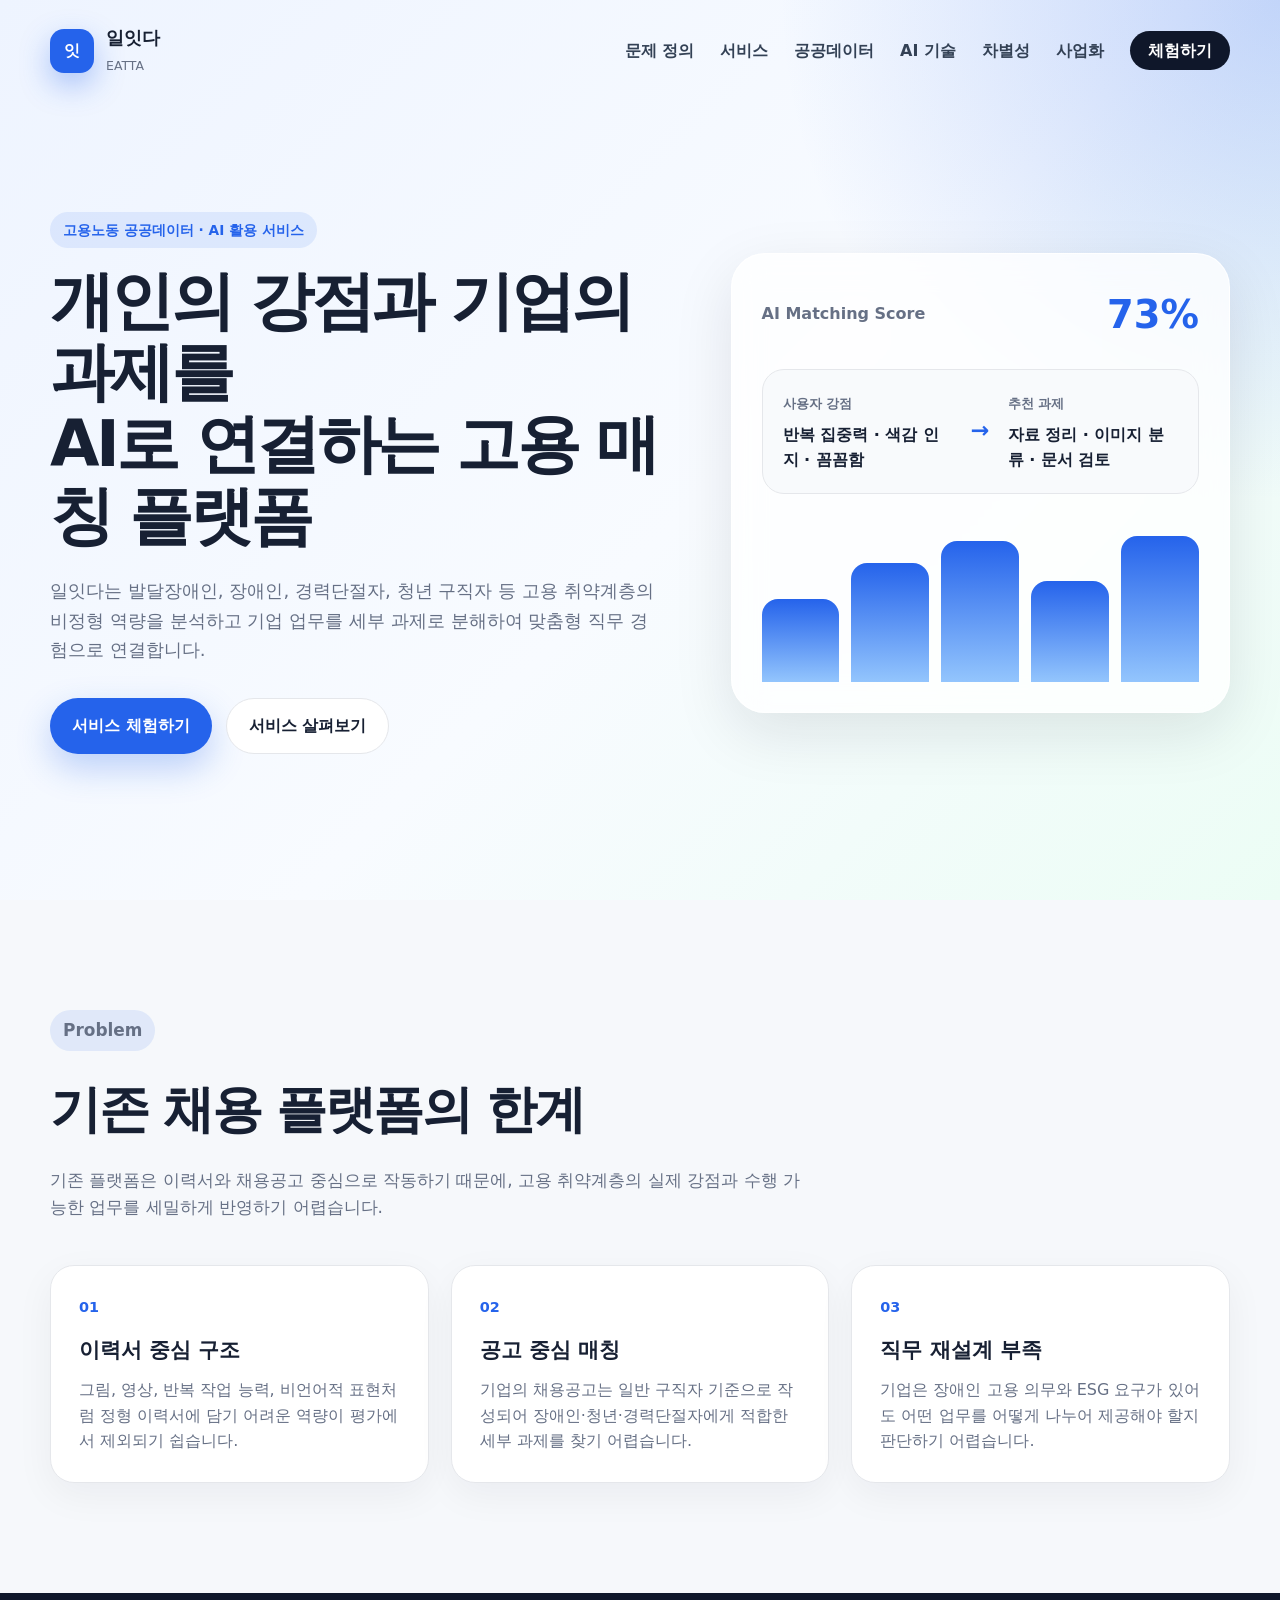
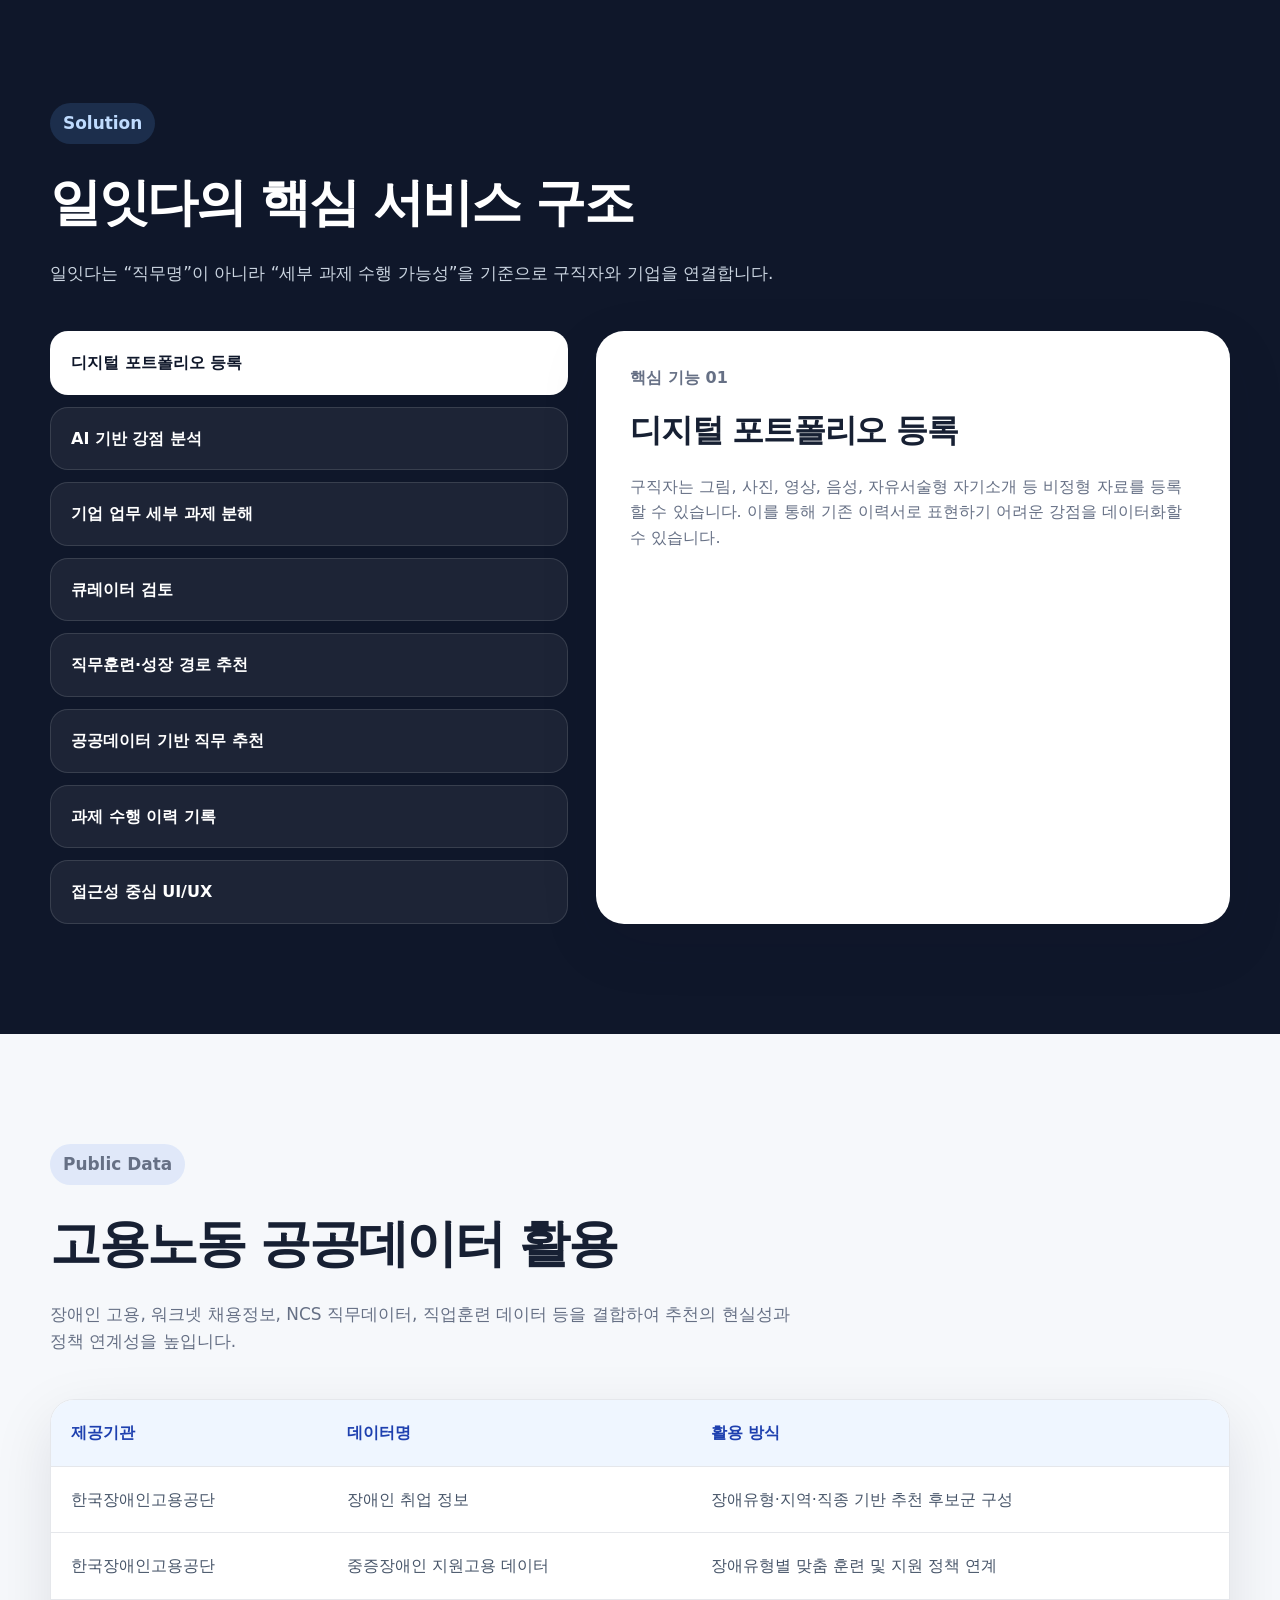
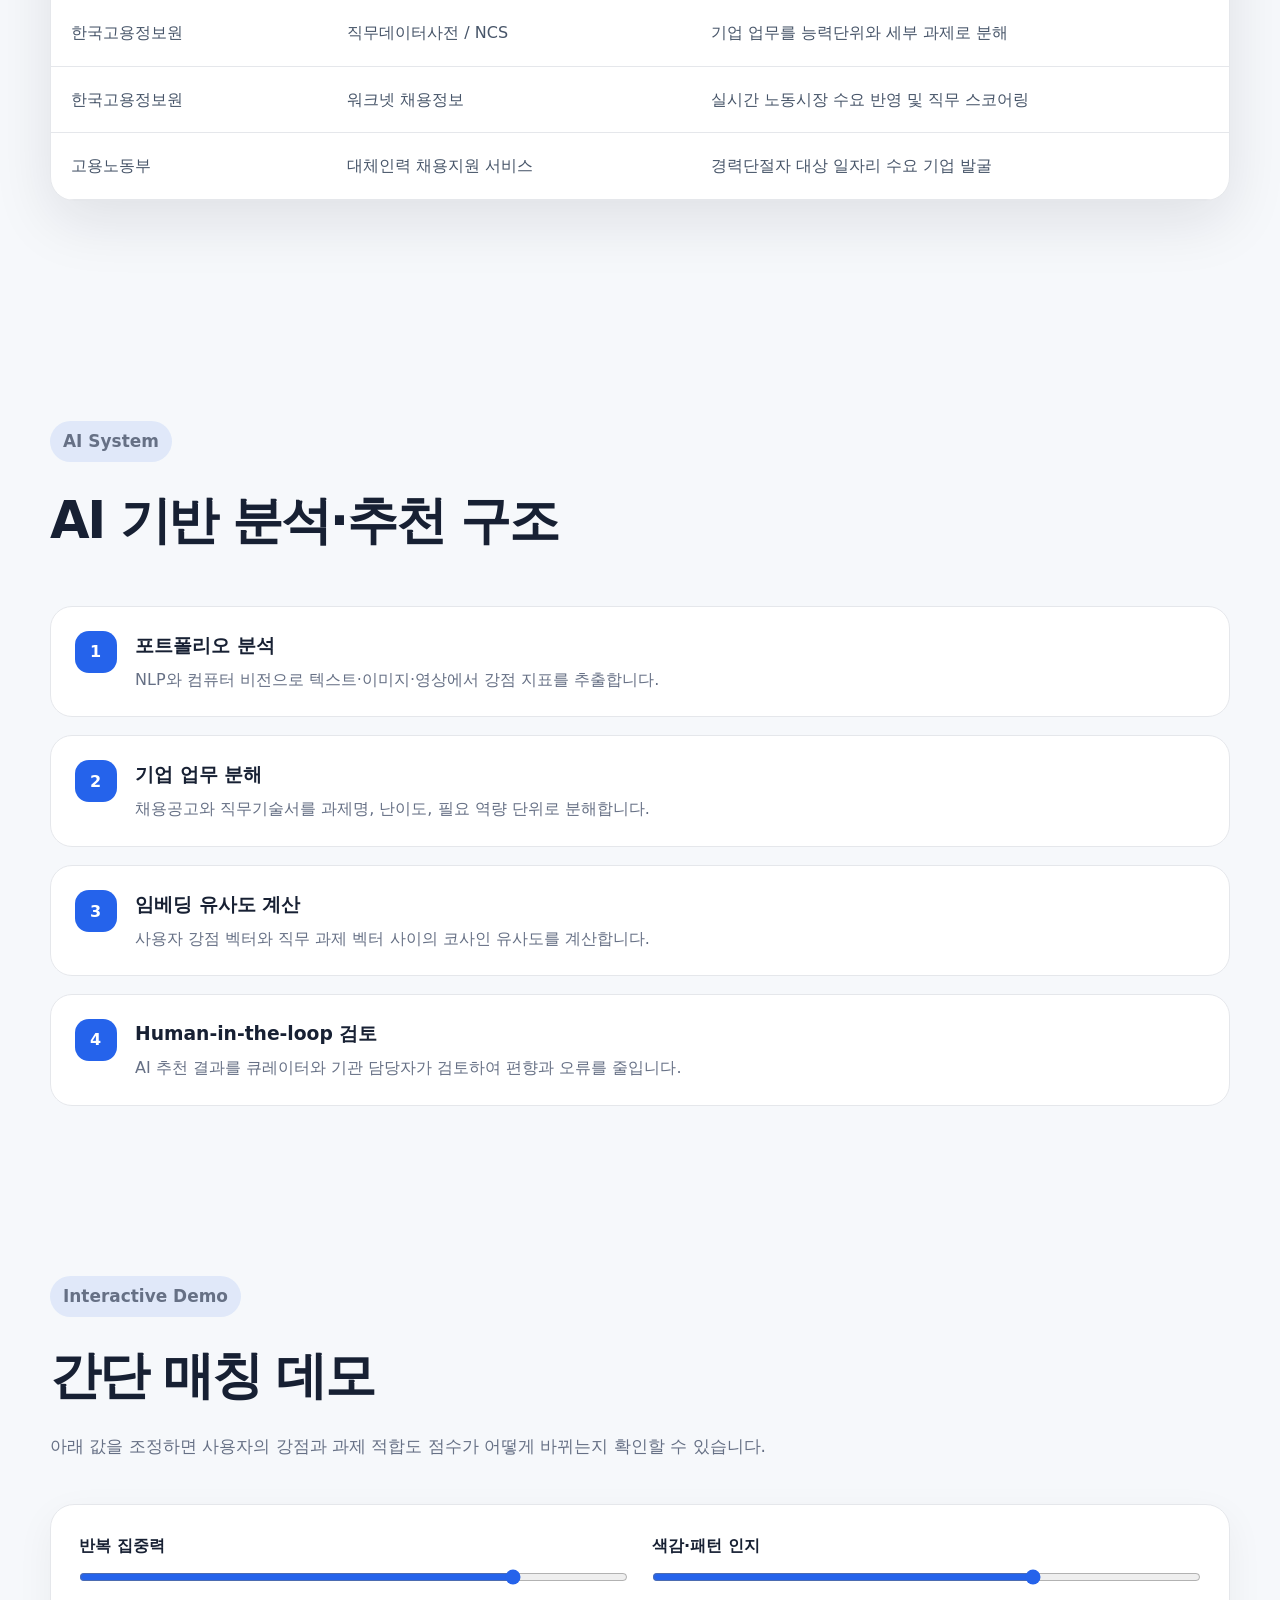
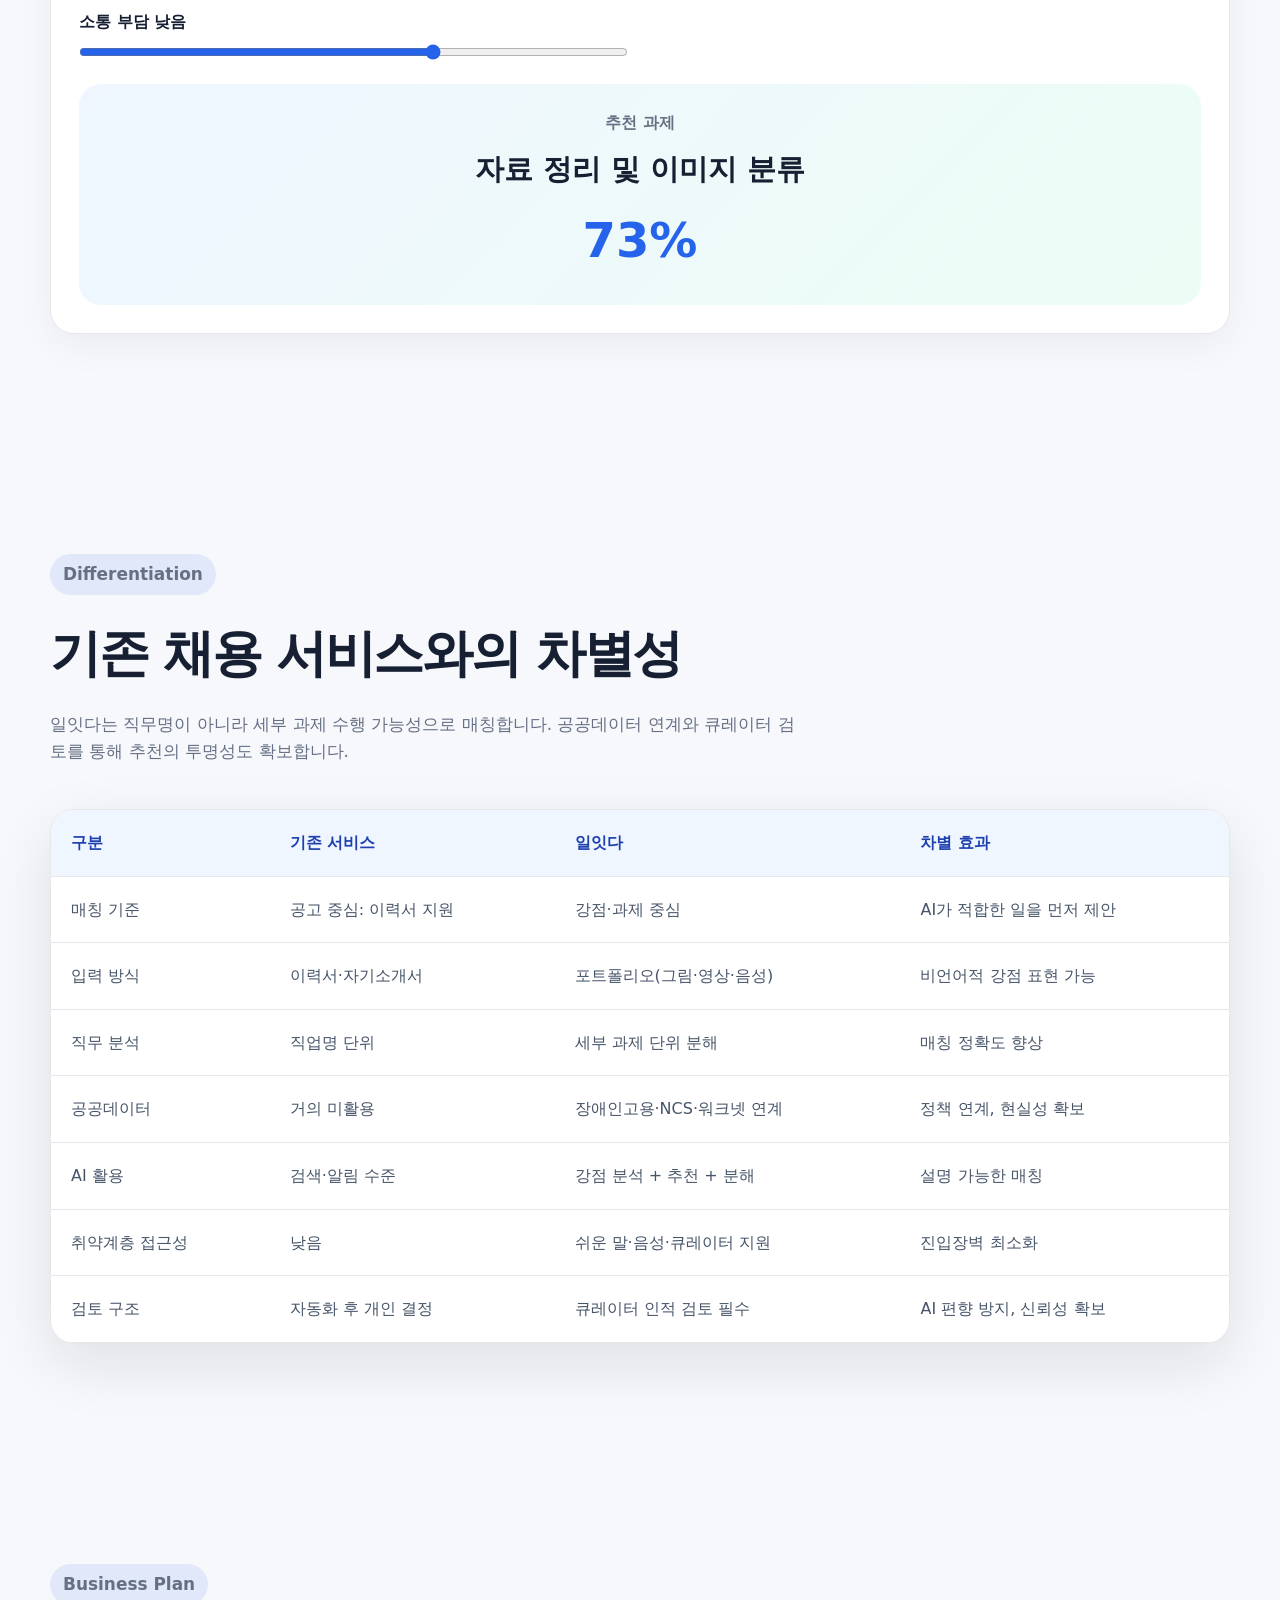
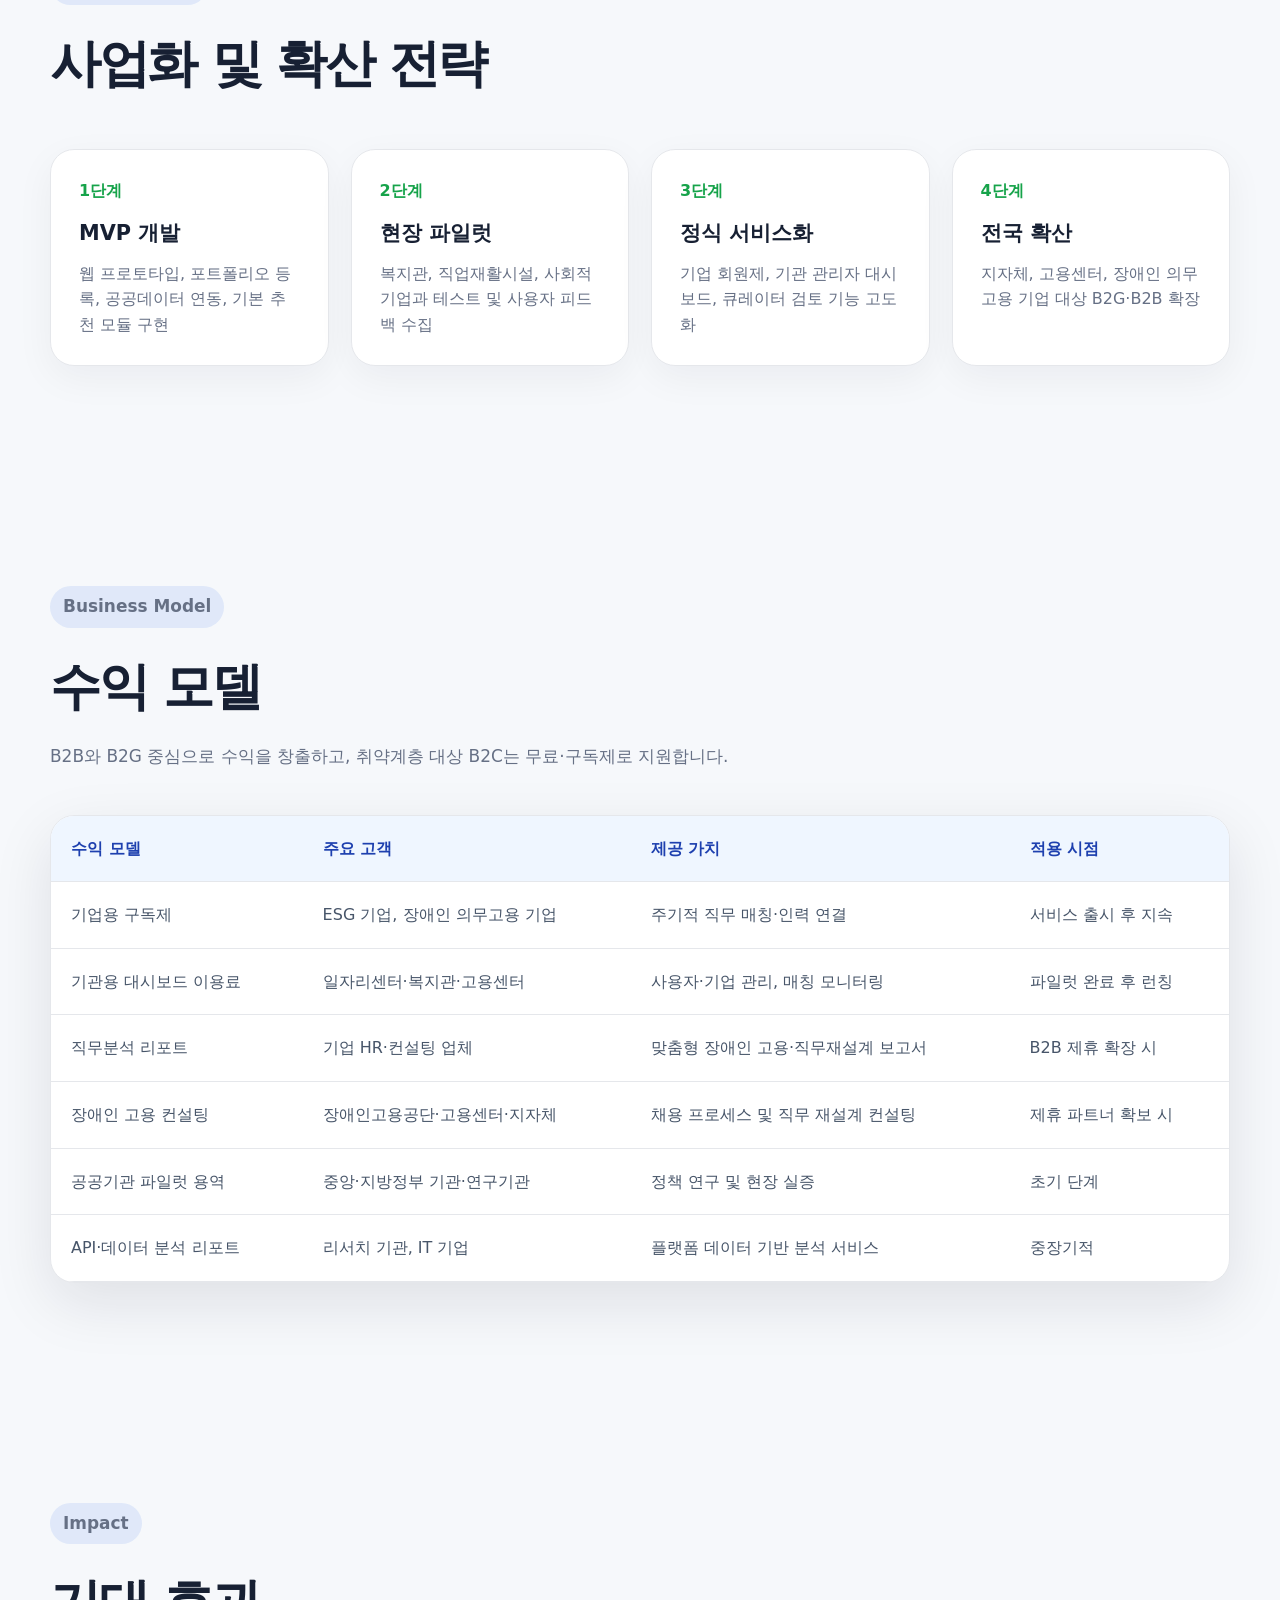
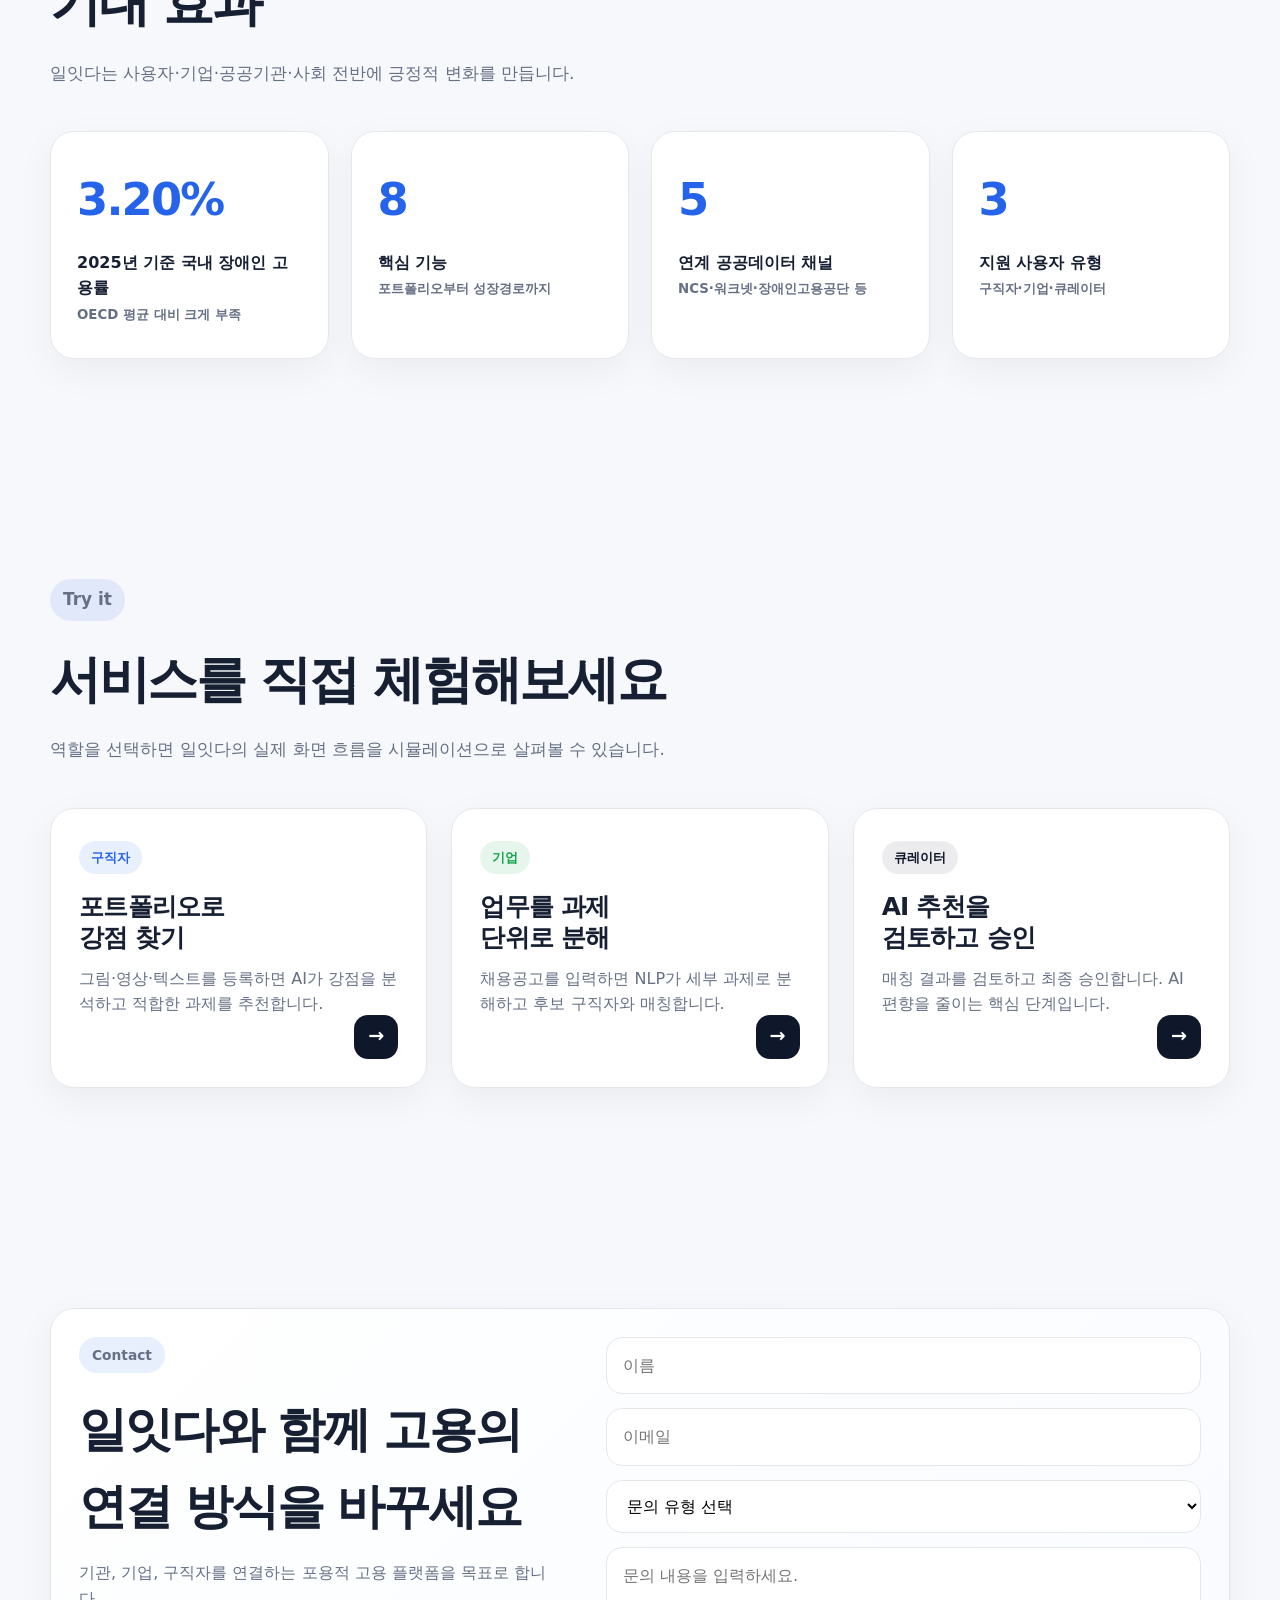
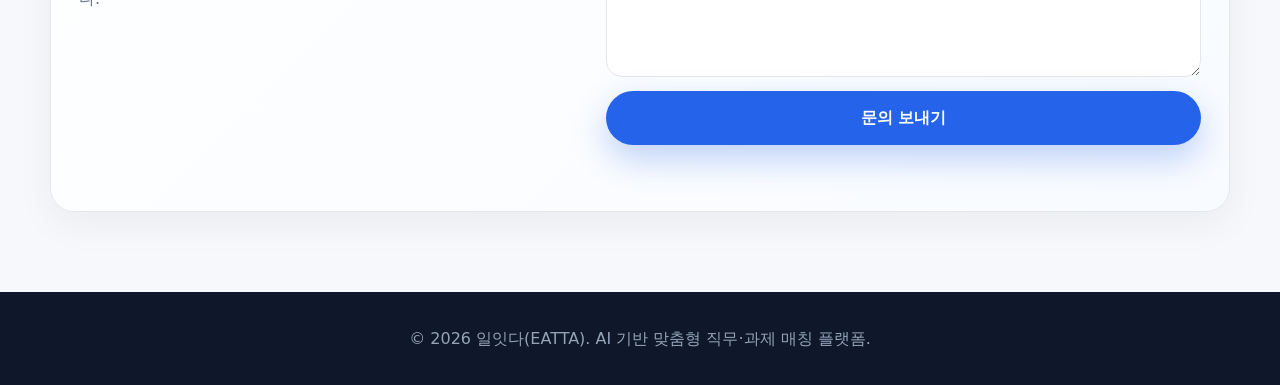
<file: index.html>
<!DOCTYPE html>
<html lang="ko">
<head>
  <meta charset="UTF-8" />
  <meta name="viewport" content="width=device-width, initial-scale=1.0" />
  <title>일잇다(EATTA) || AI 기반 맞춤형 직무·과제 매칭 플랫폼</title>
  <link rel="stylesheet" href="styles.css" />
</head>
<body>
  <div class="progress-bar" id="progressBar"></div>

  <header class="site-header" id="top">
    <nav class="navbar">
      <a href="#top" class="logo">
        <span class="logo-mark">잇</span>
        <span>
          <strong>일잇다</strong>
          <small>EATTA</small>
        </span>
      </a>

      <button class="menu-toggle" id="menuToggle" aria-label="메뉴 열기">
        <span></span>
        <span></span>
        <span></span>
      </button>

      <ul class="nav-links" id="navLinks">
        <li><a href="#problem">문제 정의</a></li>
        <li><a href="#solution">서비스</a></li>
        <li><a href="#data">공공데이터</a></li>
        <li><a href="#ai">AI 기술</a></li>
        <li><a href="#diff">차별성</a></li>
        <li><a href="#business">사업화</a></li>
        <li><a href="service/" class="nav-cta">체험하기</a></li>
      </ul>
    </nav>

    <section class="hero">
      <div class="hero-content">
        <p class="eyebrow">고용노동 공공데이터 · AI 활용 서비스</p>
        <h1>
          개인의 강점과 기업의 과제를<br />
          AI로 연결하는 고용 매칭 플랫폼
        </h1>
        <p class="hero-desc">
          일잇다는 발달장애인, 장애인, 경력단절자, 청년 구직자 등
          고용 취약계층의 비정형 역량을 분석하고 기업 업무를 세부 과제로
          분해하여 맞춤형 직무 경험으로 연결합니다.
        </p>

        <div class="hero-buttons">
          <a href="service/" class="btn primary">서비스 체험하기</a>
          <a href="#solution" class="btn secondary">서비스 살펴보기</a>
        </div>
      </div>

      <div class="hero-card">
        <div class="card-top">
          <span>AI Matching Score</span>
          <strong id="heroScore">87%</strong>
        </div>

        <div class="match-box">
          <div>
            <small>사용자 강점</small>
            <p>반복 집중력 · 색감 인지 · 꼼꼼함</p>
          </div>
          <div class="arrow">→</div>
          <div>
            <small>추천 과제</small>
            <p>자료 정리 · 이미지 분류 · 문서 검토</p>
          </div>
        </div>

        <div class="mini-chart">
          <span style="height: 52%"></span>
          <span style="height: 74%"></span>
          <span style="height: 88%"></span>
          <span style="height: 63%"></span>
          <span style="height: 91%"></span>
        </div>
      </div>
    </section>
  </header>

  <main>
    <section class="section" id="problem">
      <div class="section-title">
        <p class="eyebrow">Problem</p>
        <h2>기존 채용 플랫폼의 한계</h2>
        <p>
          기존 플랫폼은 이력서와 채용공고 중심으로 작동하기 때문에,
          고용 취약계층의 실제 강점과 수행 가능한 업무를 세밀하게 반영하기 어렵습니다.
        </p>
      </div>

      <div class="grid-3">
        <article class="info-card">
          <span class="number">01</span>
          <h3>이력서 중심 구조</h3>
          <p>
            그림, 영상, 반복 작업 능력, 비언어적 표현처럼 정형 이력서에 담기 어려운
            역량이 평가에서 제외되기 쉽습니다.
          </p>
        </article>

        <article class="info-card">
          <span class="number">02</span>
          <h3>공고 중심 매칭</h3>
          <p>
            기업의 채용공고는 일반 구직자 기준으로 작성되어 장애인·청년·경력단절자에게
            적합한 세부 과제를 찾기 어렵습니다.
          </p>
        </article>

        <article class="info-card">
          <span class="number">03</span>
          <h3>직무 재설계 부족</h3>
          <p>
            기업은 장애인 고용 의무와 ESG 요구가 있어도 어떤 업무를 어떻게 나누어
            제공해야 할지 판단하기 어렵습니다.
          </p>
        </article>
      </div>
    </section>

    <section class="section dark-section" id="solution">
      <div class="section-title light">
        <p class="eyebrow">Solution</p>
        <h2>일잇다의 핵심 서비스 구조</h2>
        <p>
          일잇다는 “직무명”이 아니라 “세부 과제 수행 가능성”을 기준으로
          구직자와 기업을 연결합니다.
        </p>
      </div>

      <div class="feature-layout">
        <div class="feature-list">
          <button class="feature-item active" data-feature="portfolio">
            디지털 포트폴리오 등록
          </button>
          <button class="feature-item" data-feature="analysis">
            AI 기반 강점 분석
          </button>
          <button class="feature-item" data-feature="task">
            기업 업무 세부 과제 분해
          </button>
          <button class="feature-item" data-feature="curator">
            큐레이터 검토
          </button>
          <button class="feature-item" data-feature="growth">
            직무훈련·성장 경로 추천
          </button>
          <button class="feature-item" data-feature="match">
            공공데이터 기반 직무 추천
          </button>
          <button class="feature-item" data-feature="record">
            과제 수행 이력 기록
          </button>
          <button class="feature-item" data-feature="access">
            접근성 중심 UI/UX
          </button>
        </div>

        <article class="feature-panel" id="featurePanel">
          <p class="panel-label">핵심 기능 01</p>
          <h3>디지털 포트폴리오 등록</h3>
          <p>
            구직자는 그림, 사진, 영상, 음성, 자유서술형 자기소개 등 비정형 자료를
            등록할 수 있습니다. 이를 통해 기존 이력서로 표현하기 어려운 강점을
            데이터화할 수 있습니다.
          </p>
        </article>
      </div>
    </section>

    <section class="section" id="data">
      <div class="section-title">
        <p class="eyebrow">Public Data</p>
        <h2>고용노동 공공데이터 활용</h2>
        <p>
          장애인 고용, 워크넷 채용정보, NCS 직무데이터, 직업훈련 데이터 등을 결합하여
          추천의 현실성과 정책 연계성을 높입니다.
        </p>
      </div>

      <div class="table-wrap">
        <table>
          <thead>
            <tr>
              <th>제공기관</th>
              <th>데이터명</th>
              <th>활용 방식</th>
            </tr>
          </thead>
          <tbody>
            <tr>
              <td>한국장애인고용공단</td>
              <td>장애인 취업 정보</td>
              <td>장애유형·지역·직종 기반 추천 후보군 구성</td>
            </tr>
            <tr>
              <td>한국장애인고용공단</td>
              <td>중증장애인 지원고용 데이터</td>
              <td>장애유형별 맞춤 훈련 및 지원 정책 연계</td>
            </tr>
            <tr>
              <td>한국고용정보원</td>
              <td>직무데이터사전 / NCS</td>
              <td>기업 업무를 능력단위와 세부 과제로 분해</td>
            </tr>
            <tr>
              <td>한국고용정보원</td>
              <td>워크넷 채용정보</td>
              <td>실시간 노동시장 수요 반영 및 직무 스코어링</td>
            </tr>
            <tr>
              <td>고용노동부</td>
              <td>대체인력 채용지원 서비스</td>
              <td>경력단절자 대상 일자리 수요 기업 발굴</td>
            </tr>
          </tbody>
        </table>
      </div>
    </section>

    <section class="section" id="ai">
      <div class="section-title">
        <p class="eyebrow">AI System</p>
        <h2>AI 기반 분석·추천 구조</h2>
      </div>

      <div class="timeline">
        <div class="timeline-item">
          <span>1</span>
          <div>
            <h3>포트폴리오 분석</h3>
            <p>NLP와 컴퓨터 비전으로 텍스트·이미지·영상에서 강점 지표를 추출합니다.</p>
          </div>
        </div>

        <div class="timeline-item">
          <span>2</span>
          <div>
            <h3>기업 업무 분해</h3>
            <p>채용공고와 직무기술서를 과제명, 난이도, 필요 역량 단위로 분해합니다.</p>
          </div>
        </div>

        <div class="timeline-item">
          <span>3</span>
          <div>
            <h3>임베딩 유사도 계산</h3>
            <p>사용자 강점 벡터와 직무 과제 벡터 사이의 코사인 유사도를 계산합니다.</p>
          </div>
        </div>

        <div class="timeline-item">
          <span>4</span>
          <div>
            <h3>Human-in-the-loop 검토</h3>
            <p>AI 추천 결과를 큐레이터와 기관 담당자가 검토하여 편향과 오류를 줄입니다.</p>
          </div>
        </div>
      </div>
    </section>

    <section class="section demo-section" id="demo">
      <div class="section-title">
        <p class="eyebrow">Interactive Demo</p>
        <h2>간단 매칭 데모</h2>
        <p>
          아래 값을 조정하면 사용자의 강점과 과제 적합도 점수가 어떻게 바뀌는지 확인할 수 있습니다.
        </p>
      </div>

      <div class="demo-card">
        <label>
          반복 집중력
          <input type="range" min="0" max="100" value="80" id="focusRange" />
        </label>

        <label>
          색감·패턴 인지
          <input type="range" min="0" max="100" value="70" id="visualRange" />
        </label>

        <label>
          소통 부담 낮음
          <input type="range" min="0" max="100" value="65" id="communicationRange" />
        </label>

        <div class="score-result">
          <p>추천 과제</p>
          <h3 id="recommendedTask">자료 정리 및 이미지 분류</h3>
          <strong id="matchScore">82%</strong>
        </div>
      </div>
    </section>

    <section class="section" id="diff">
      <div class="section-title">
        <p class="eyebrow">Differentiation</p>
        <h2>기존 채용 서비스와의 차별성</h2>
        <p>
          일잇다는 직무명이 아니라 세부 과제 수행 가능성으로 매칭합니다.
          공공데이터 연계와 큐레이터 검토를 통해 추천의 투명성도 확보합니다.
        </p>
      </div>

      <div class="table-wrap">
        <table>
          <thead>
            <tr>
              <th>구분</th>
              <th>기존 서비스</th>
              <th>일잇다</th>
              <th>차별 효과</th>
            </tr>
          </thead>
          <tbody>
            <tr>
              <td>매칭 기준</td>
              <td>공고 중심: 이력서 지원</td>
              <td>강점·과제 중심</td>
              <td>AI가 적합한 일을 먼저 제안</td>
            </tr>
            <tr>
              <td>입력 방식</td>
              <td>이력서·자기소개서</td>
              <td>포트폴리오(그림·영상·음성)</td>
              <td>비언어적 강점 표현 가능</td>
            </tr>
            <tr>
              <td>직무 분석</td>
              <td>직업명 단위</td>
              <td>세부 과제 단위 분해</td>
              <td>매칭 정확도 향상</td>
            </tr>
            <tr>
              <td>공공데이터</td>
              <td>거의 미활용</td>
              <td>장애인고용·NCS·워크넷 연계</td>
              <td>정책 연계, 현실성 확보</td>
            </tr>
            <tr>
              <td>AI 활용</td>
              <td>검색·알림 수준</td>
              <td>강점 분석 + 추천 + 분해</td>
              <td>설명 가능한 매칭</td>
            </tr>
            <tr>
              <td>취약계층 접근성</td>
              <td>낮음</td>
              <td>쉬운 말·음성·큐레이터 지원</td>
              <td>진입장벽 최소화</td>
            </tr>
            <tr>
              <td>검토 구조</td>
              <td>자동화 후 개인 결정</td>
              <td>큐레이터 인적 검토 필수</td>
              <td>AI 편향 방지, 신뢰성 확보</td>
            </tr>
          </tbody>
        </table>
      </div>
    </section>

    <section class="section" id="business">
      <div class="section-title">
        <p class="eyebrow">Business Plan</p>
        <h2>사업화 및 확산 전략</h2>
      </div>

      <div class="grid-4">
        <article class="step-card">
          <span>1단계</span>
          <h3>MVP 개발</h3>
          <p>웹 프로토타입, 포트폴리오 등록, 공공데이터 연동, 기본 추천 모듈 구현</p>
        </article>

        <article class="step-card">
          <span>2단계</span>
          <h3>현장 파일럿</h3>
          <p>복지관, 직업재활시설, 사회적기업과 테스트 및 사용자 피드백 수집</p>
        </article>

        <article class="step-card">
          <span>3단계</span>
          <h3>정식 서비스화</h3>
          <p>기업 회원제, 기관 관리자 대시보드, 큐레이터 검토 기능 고도화</p>
        </article>

        <article class="step-card">
          <span>4단계</span>
          <h3>전국 확산</h3>
          <p>지자체, 고용센터, 장애인 의무고용 기업 대상 B2G·B2B 확장</p>
        </article>
      </div>
    </section>

    <section class="section" id="revenue">
      <div class="section-title">
        <p class="eyebrow">Business Model</p>
        <h2>수익 모델</h2>
        <p>B2B와 B2G 중심으로 수익을 창출하고, 취약계층 대상 B2C는 무료·구독제로 지원합니다.</p>
      </div>

      <div class="table-wrap">
        <table>
          <thead>
            <tr>
              <th>수익 모델</th>
              <th>주요 고객</th>
              <th>제공 가치</th>
              <th>적용 시점</th>
            </tr>
          </thead>
          <tbody>
            <tr>
              <td>기업용 구독제</td>
              <td>ESG 기업, 장애인 의무고용 기업</td>
              <td>주기적 직무 매칭·인력 연결</td>
              <td>서비스 출시 후 지속</td>
            </tr>
            <tr>
              <td>기관용 대시보드 이용료</td>
              <td>일자리센터·복지관·고용센터</td>
              <td>사용자·기업 관리, 매칭 모니터링</td>
              <td>파일럿 완료 후 런칭</td>
            </tr>
            <tr>
              <td>직무분석 리포트</td>
              <td>기업 HR·컨설팅 업체</td>
              <td>맞춤형 장애인 고용·직무재설계 보고서</td>
              <td>B2B 제휴 확장 시</td>
            </tr>
            <tr>
              <td>장애인 고용 컨설팅</td>
              <td>장애인고용공단·고용센터·지자체</td>
              <td>채용 프로세스 및 직무 재설계 컨설팅</td>
              <td>제휴 파트너 확보 시</td>
            </tr>
            <tr>
              <td>공공기관 파일럿 용역</td>
              <td>중앙·지방정부 기관·연구기관</td>
              <td>정책 연구 및 현장 실증</td>
              <td>초기 단계</td>
            </tr>
            <tr>
              <td>API·데이터 분석 리포트</td>
              <td>리서치 기관, IT 기업</td>
              <td>플랫폼 데이터 기반 분석 서비스</td>
              <td>중장기적</td>
            </tr>
          </tbody>
        </table>
      </div>
    </section>

    <section class="section" id="impact">
      <div class="section-title">
        <p class="eyebrow">Impact</p>
        <h2>기대 효과</h2>
        <p>일잇다는 사용자·기업·공공기관·사회 전반에 긍정적 변화를 만듭니다.</p>
      </div>

      <div class="grid-4">
        <article class="impact-card">
          <strong class="count" data-target="3.27" data-suffix="%">0%</strong>
          <p>2025년 기준 국내 장애인 고용률<br><small>OECD 평균 대비 크게 부족</small></p>
        </article>
        <article class="impact-card">
          <strong class="count" data-target="8">0</strong>
          <p>핵심 기능<br><small>포트폴리오부터 성장경로까지</small></p>
        </article>
        <article class="impact-card">
          <strong class="count" data-target="5">0</strong>
          <p>연계 공공데이터 채널<br><small>NCS·워크넷·장애인고용공단 등</small></p>
        </article>
        <article class="impact-card">
          <strong class="count" data-target="3">0</strong>
          <p>지원 사용자 유형<br><small>구직자·기업·큐레이터</small></p>
        </article>
      </div>
    </section>

    <section class="section" id="cta">
      <div class="section-title">
        <p class="eyebrow">Try it</p>
        <h2>서비스를 직접 체험해보세요</h2>
        <p>역할을 선택하면 일잇다의 실제 화면 흐름을 시뮬레이션으로 살펴볼 수 있습니다.</p>
      </div>

      <div class="grid-3 cta-grid">
        <a href="service/jobseeker.html" class="cta-card cta-jobseeker">
          <span class="cta-role">구직자</span>
          <h3>포트폴리오로<br>강점 찾기</h3>
          <p>그림·영상·텍스트를 등록하면 AI가 강점을 분석하고 적합한 과제를 추천합니다.</p>
          <span class="cta-arrow">→</span>
        </a>
        <a href="service/company.html" class="cta-card cta-company">
          <span class="cta-role">기업</span>
          <h3>업무를 과제<br>단위로 분해</h3>
          <p>채용공고를 입력하면 NLP가 세부 과제로 분해하고 후보 구직자와 매칭합니다.</p>
          <span class="cta-arrow">→</span>
        </a>
        <a href="service/curator.html" class="cta-card cta-curator">
          <span class="cta-role">큐레이터</span>
          <h3>AI 추천을<br>검토하고 승인</h3>
          <p>매칭 결과를 검토하고 최종 승인합니다. AI 편향을 줄이는 핵심 단계입니다.</p>
          <span class="cta-arrow">→</span>
        </a>
      </div>
    </section>

    <section class="section contact-section" id="contact">
      <div class="contact-card">
        <div>
          <p class="eyebrow">Contact</p>
          <h2>일잇다와 함께 고용의 연결 방식을 바꾸세요</h2>
          <p>
            기관, 기업, 구직자를 연결하는 포용적 고용 플랫폼을 목표로 합니다.
          </p>
        </div>

        <form class="contact-form" id="contactForm">
          <input type="text" id="name" placeholder="이름" required />
          <input type="email" id="email" placeholder="이메일" required />
          <select id="type" required>
            <option value="">문의 유형 선택</option>
            <option>기관 협력</option>
            <option>기업 제휴</option>
            <option>서비스 이용</option>
            <option>기타 문의</option>
          </select>
          <textarea id="message" placeholder="문의 내용을 입력하세요." required></textarea>
          <button type="submit" class="btn primary">문의 보내기</button>
          <p class="form-message" id="formMessage"></p>
        </form>
      </div>
    </section>
  </main>

  <button class="top-button" id="topButton" aria-label="맨 위로 이동">↑</button>

  <footer class="footer">
    <p>© 2026 일잇다(EATTA). AI 기반 맞춤형 직무·과제 매칭 플랫폼.</p>
  </footer>

  <script src="script.js"></script>
</body>
</html>
</file>
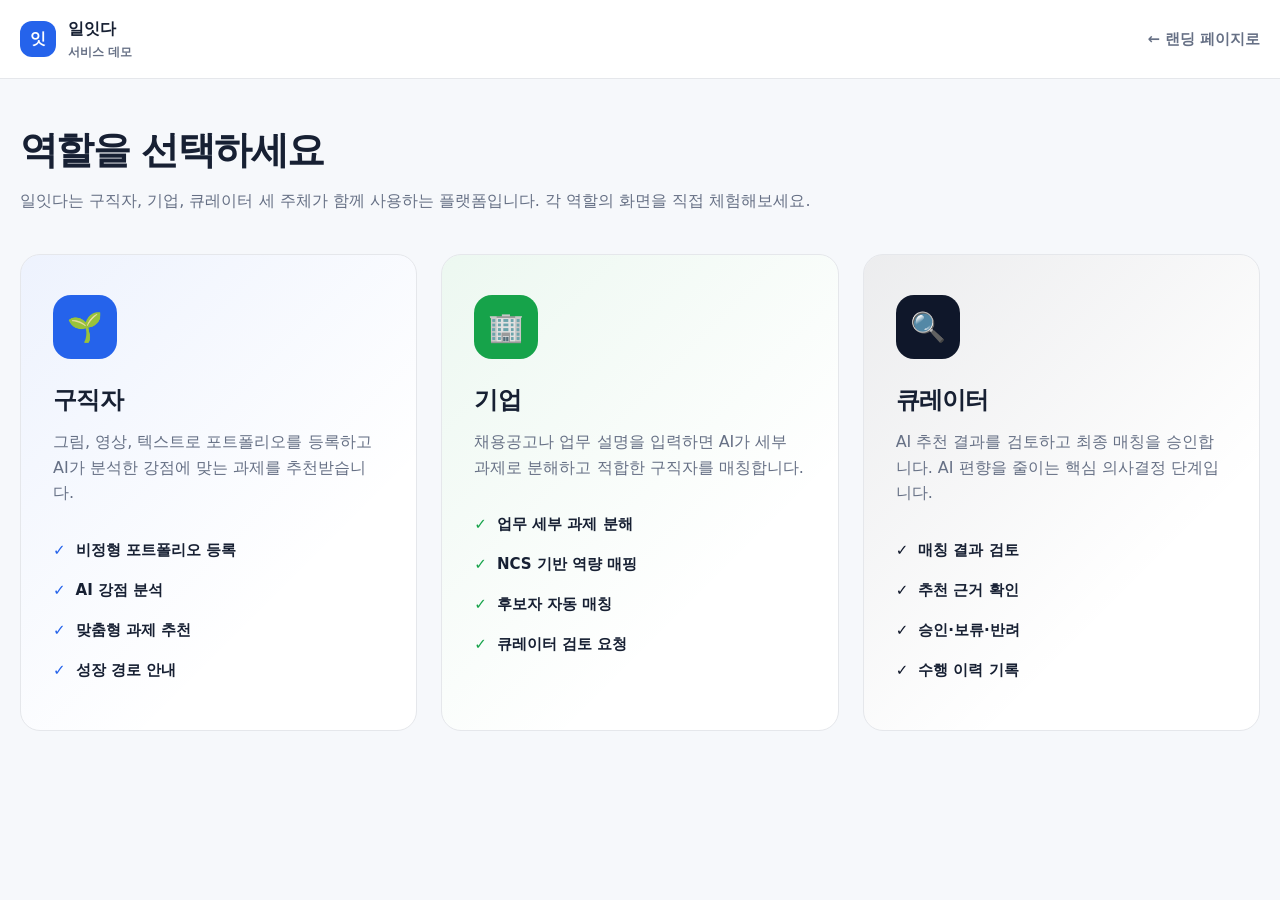
<file: service/index.html>
<!DOCTYPE html>
<html lang="ko">
<head>
  <meta charset="UTF-8" />
  <meta name="viewport" content="width=device-width, initial-scale=1.0" />
  <title>일잇다 서비스 체험 — 역할 선택</title>
  <link rel="stylesheet" href="service.css" />
</head>
<body>
  <header class="svc-header">
    <div class="svc-header-inner">
      <a href="../index.html" class="svc-brand">
        <span class="logo-mark">잇</span>
        <span>
          <strong>일잇다</strong>
          <small>서비스 데모</small>
        </span>
      </a>
      <a href="../index.html" class="svc-back">← 랜딩 페이지로</a>
    </div>
  </header>

  <main class="svc-main">
    <div class="svc-title">
      <h1>역할을 선택하세요</h1>
      <p>일잇다는 구직자, 기업, 큐레이터 세 주체가 함께 사용하는 플랫폼입니다. 각 역할의 화면을 직접 체험해보세요.</p>
    </div>

    <div class="role-grid">
      <a href="jobseeker.html" class="role-card" style="--card-color: #2563eb">
        <div class="icon">🌱</div>
        <h2>구직자</h2>
        <p>그림, 영상, 텍스트로 포트폴리오를 등록하고 AI가 분석한 강점에 맞는 과제를 추천받습니다.</p>
        <ul>
          <li>비정형 포트폴리오 등록</li>
          <li>AI 강점 분석</li>
          <li>맞춤형 과제 추천</li>
          <li>성장 경로 안내</li>
        </ul>
      </a>

      <a href="company.html" class="role-card" style="--card-color: #16a34a">
        <div class="icon">🏢</div>
        <h2>기업</h2>
        <p>채용공고나 업무 설명을 입력하면 AI가 세부 과제로 분해하고 적합한 구직자를 매칭합니다.</p>
        <ul>
          <li>업무 세부 과제 분해</li>
          <li>NCS 기반 역량 매핑</li>
          <li>후보자 자동 매칭</li>
          <li>큐레이터 검토 요청</li>
        </ul>
      </a>

      <a href="curator.html" class="role-card" style="--card-color: #0f172a">
        <div class="icon">🔍</div>
        <h2>큐레이터</h2>
        <p>AI 추천 결과를 검토하고 최종 매칭을 승인합니다. AI 편향을 줄이는 핵심 의사결정 단계입니다.</p>
        <ul>
          <li>매칭 결과 검토</li>
          <li>추천 근거 확인</li>
          <li>승인·보류·반려</li>
          <li>수행 이력 기록</li>
        </ul>
      </a>
    </div>
  </main>
</body>
</html>
</file>
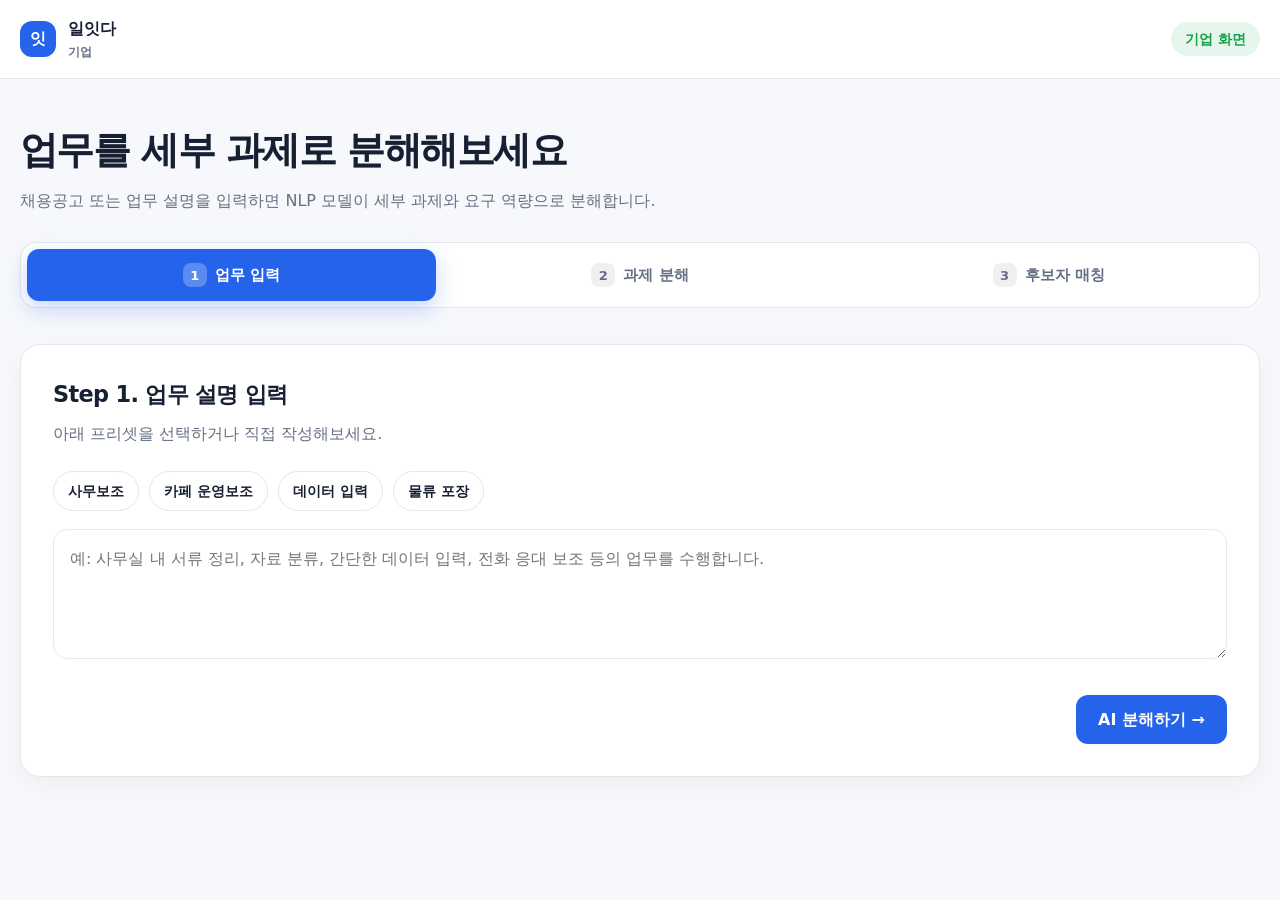
<file: service/company.html>
<!DOCTYPE html>
<html lang="ko">
<head>
  <meta charset="UTF-8" />
  <meta name="viewport" content="width=device-width, initial-scale=1.0" />
  <title>일잇다 — 기업 업무 분해</title>
  <link rel="stylesheet" href="service.css" />
</head>
<body>
  <header class="svc-header">
    <div class="svc-header-inner">
      <a href="../index.html" class="svc-brand">
        <span class="logo-mark">잇</span>
        <span><strong>일잇다</strong><small>기업</small></span>
      </a>
      <span class="svc-role-pill" style="background:rgba(22,163,74,0.1); color:#16a34a;">기업 화면</span>
    </div>
  </header>

  <main class="svc-main">
    <div class="svc-title">
      <h1>업무를 세부 과제로 분해해보세요</h1>
      <p>채용공고 또는 업무 설명을 입력하면 NLP 모델이 세부 과제와 요구 역량으로 분해합니다.</p>
    </div>

    <div class="stepper">
      <div class="step active" data-step="1"><span class="step-num">1</span>업무 입력</div>
      <div class="step" data-step="2"><span class="step-num">2</span>과제 분해</div>
      <div class="step" data-step="3"><span class="step-num">3</span>후보자 매칭</div>
    </div>

    <section class="panel" id="panel-1">
      <h2>Step 1. 업무 설명 입력</h2>
      <p class="desc">아래 프리셋을 선택하거나 직접 작성해보세요.</p>

      <div class="preset-row">
        <button class="preset-btn" data-preset="office">사무보조</button>
        <button class="preset-btn" data-preset="cafe">카페 운영보조</button>
        <button class="preset-btn" data-preset="data">데이터 입력</button>
        <button class="preset-btn" data-preset="logistics">물류 포장</button>
      </div>

      <textarea id="jobInput" class="svc-input" placeholder="예: 사무실 내 서류 정리, 자료 분류, 간단한 데이터 입력, 전화 응대 보조 등의 업무를 수행합니다."></textarea>

      <div class="step-nav">
        <span></span>
        <button class="btn primary" id="analyzeBtn">AI 분해하기 →</button>
      </div>
    </section>

    <section class="panel" id="panel-2" style="display:none">
      <h2>Step 2. AI 과제 분해 결과</h2>
      <p class="desc">NLP 모델(BERT 등)이 텍스트에서 세부 과제, 필요 역량, 난이도를 추출했습니다.</p>

      <div class="results-grid" id="taskGrid"></div>

      <div class="step-nav">
        <button class="btn ghost" data-goto="1">← 다시 입력</button>
        <button class="btn primary" data-goto="3">후보자 매칭 →</button>
      </div>
    </section>

    <section class="panel" id="panel-3" style="display:none">
      <h2>Step 3. 적합 후보자 매칭</h2>
      <p class="desc">분해된 과제 요구 역량과 등록된 구직자 강점 벡터를 매칭한 결과입니다.</p>

      <div class="results-grid" id="candidateGrid"></div>

      <div class="step-nav">
        <button class="btn ghost" data-goto="2">← 분해 결과 보기</button>
        <button class="btn primary" id="requestReview">큐레이터 검토 요청 →</button>
      </div>
    </section>
  </main>

  <div class="toast" id="toast"></div>

  <script src="company.js"></script>
</body>
</html>
</file>
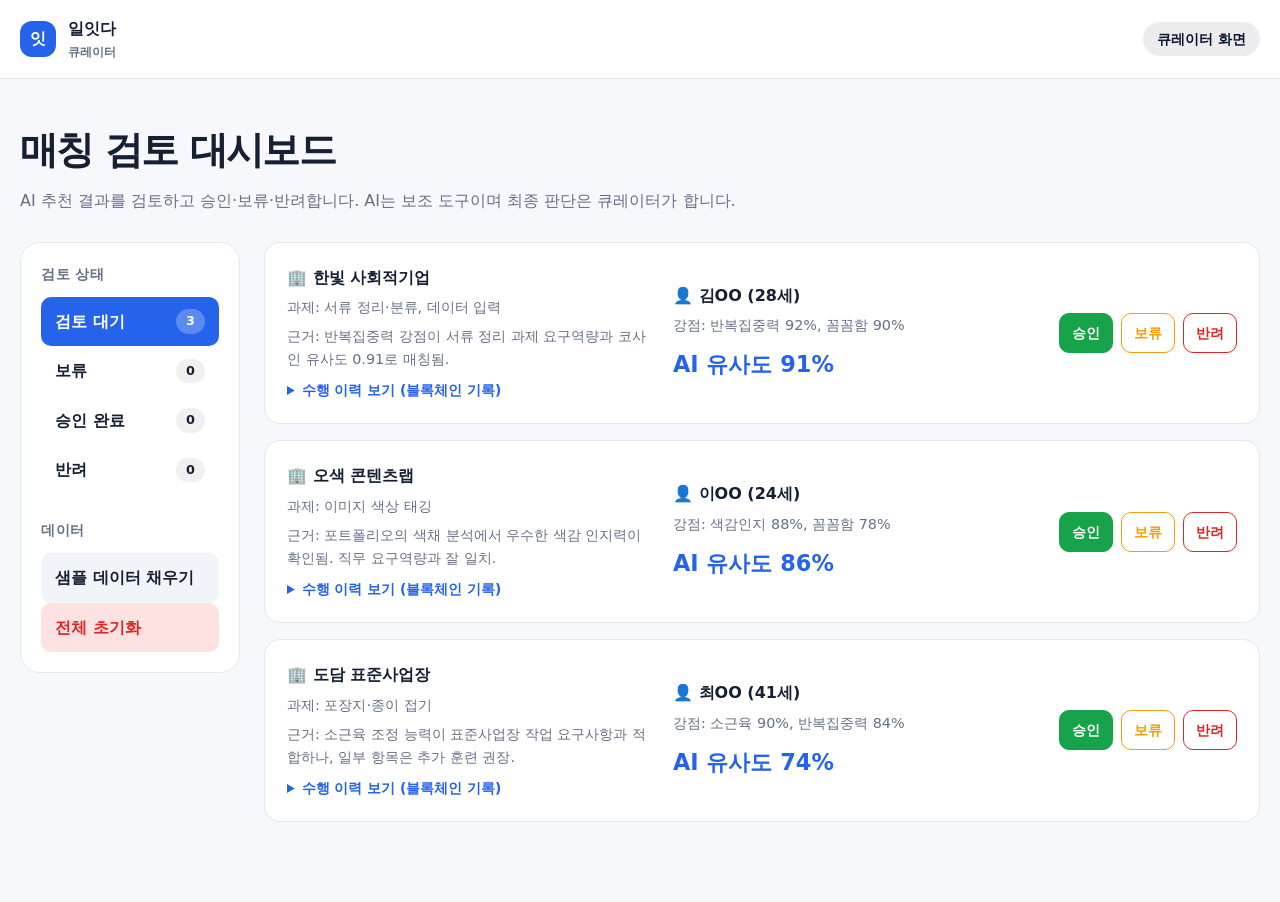
<file: service/curator.html>
<!DOCTYPE html>
<html lang="ko">
<head>
  <meta charset="UTF-8" />
  <meta name="viewport" content="width=device-width, initial-scale=1.0" />
  <title>일잇다 — 큐레이터 검토 대시보드</title>
  <link rel="stylesheet" href="service.css" />
</head>
<body>
  <header class="svc-header">
    <div class="svc-header-inner">
      <a href="../index.html" class="svc-brand">
        <span class="logo-mark">잇</span>
        <span><strong>일잇다</strong><small>큐레이터</small></span>
      </a>
      <span class="svc-role-pill" style="background:rgba(15,23,42,0.08); color:#0f172a;">큐레이터 화면</span>
    </div>
  </header>

  <main class="svc-main">
    <div class="svc-title">
      <h1>매칭 검토 대시보드</h1>
      <p>AI 추천 결과를 검토하고 승인·보류·반려합니다. AI는 보조 도구이며 최종 판단은 큐레이터가 합니다.</p>
    </div>

    <div class="curator-layout">
      <aside class="curator-side">
        <h3>검토 상태</h3>
        <button class="side-tab active" data-tab="pending">
          <span>검토 대기</span>
          <span class="badge" id="cnt-pending">0</span>
        </button>
        <button class="side-tab" data-tab="hold">
          <span>보류</span>
          <span class="badge" id="cnt-hold">0</span>
        </button>
        <button class="side-tab" data-tab="approved">
          <span>승인 완료</span>
          <span class="badge" id="cnt-approved">0</span>
        </button>
        <button class="side-tab" data-tab="rejected">
          <span>반려</span>
          <span class="badge" id="cnt-rejected">0</span>
        </button>

        <h3 style="margin-top:24px;">데이터</h3>
        <button class="side-tab" id="seedBtn" style="background:#f1f5f9;">
          <span>샘플 데이터 채우기</span>
        </button>
        <button class="side-tab" id="resetBtn" style="background:#fee2e2; color:#dc2626;">
          <span>전체 초기화</span>
        </button>
      </aside>

      <section>
        <div class="match-list" id="matchList"></div>
      </section>
    </div>
  </main>

  <div class="toast" id="toast"></div>

  <script src="curator.js"></script>
</body>
</html>
</file>
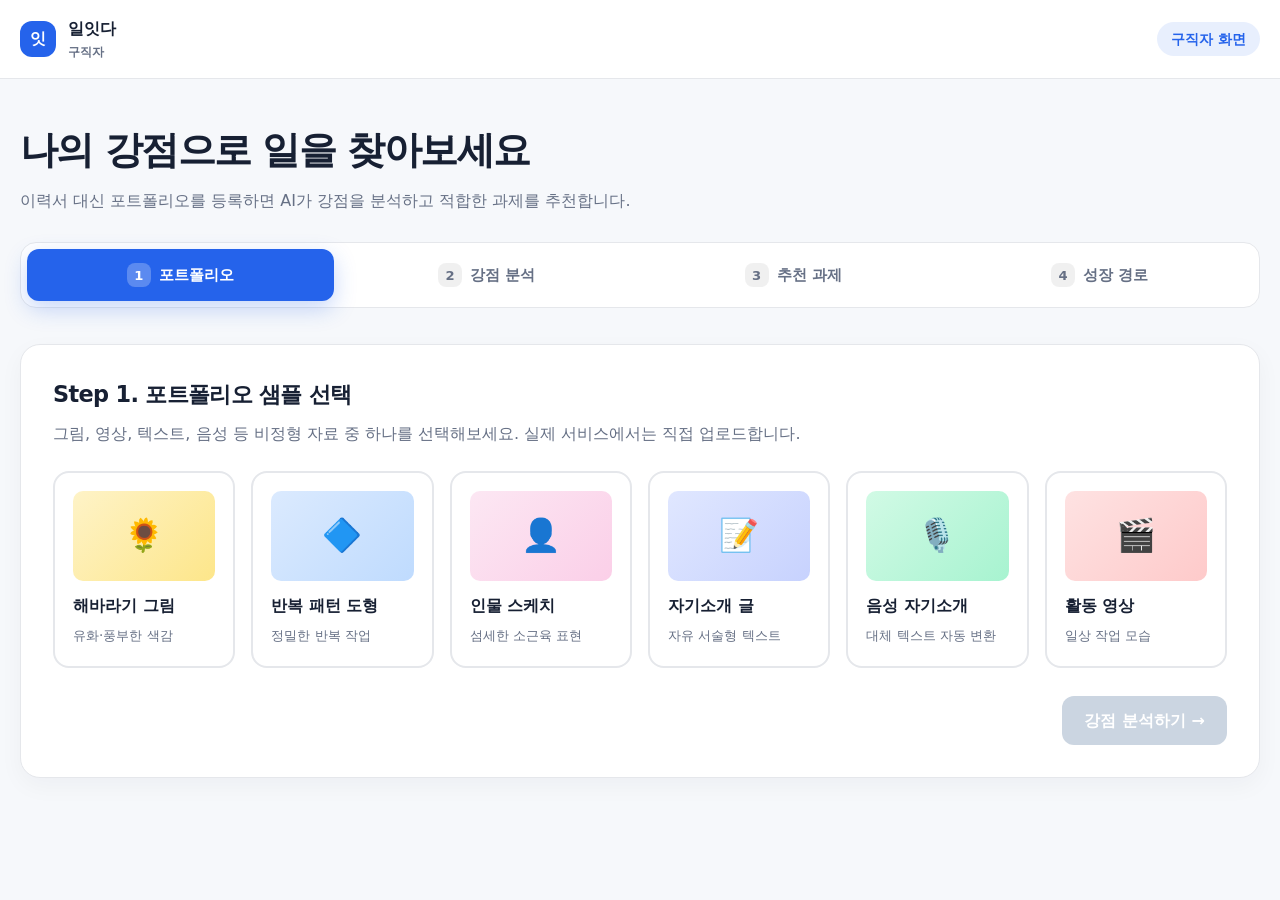
<file: service/jobseeker.html>
<!DOCTYPE html>
<html lang="ko">
<head>
  <meta charset="UTF-8" />
  <meta name="viewport" content="width=device-width, initial-scale=1.0" />
  <title>일잇다 — 구직자 포트폴리오 등록</title>
  <link rel="stylesheet" href="service.css" />
</head>
<body>
  <header class="svc-header">
    <div class="svc-header-inner">
      <a href="../index.html" class="svc-brand">
        <span class="logo-mark">잇</span>
        <span><strong>일잇다</strong><small>구직자</small></span>
      </a>
      <span class="svc-role-pill">구직자 화면</span>
    </div>
  </header>

  <main class="svc-main">
    <div class="svc-title">
      <h1>나의 강점으로 일을 찾아보세요</h1>
      <p>이력서 대신 포트폴리오를 등록하면 AI가 강점을 분석하고 적합한 과제를 추천합니다.</p>
    </div>

    <div class="stepper" id="stepper">
      <div class="step active" data-step="1"><span class="step-num">1</span>포트폴리오</div>
      <div class="step" data-step="2"><span class="step-num">2</span>강점 분석</div>
      <div class="step" data-step="3"><span class="step-num">3</span>추천 과제</div>
      <div class="step" data-step="4"><span class="step-num">4</span>성장 경로</div>
    </div>

    <!-- Step 1 -->
    <section class="panel" id="panel-1">
      <h2>Step 1. 포트폴리오 샘플 선택</h2>
      <p class="desc">그림, 영상, 텍스트, 음성 등 비정형 자료 중 하나를 선택해보세요. 실제 서비스에서는 직접 업로드합니다.</p>

      <div class="sample-grid" id="sampleGrid">
        <button class="sample-card" data-sample="sunflower" data-strengths='{"color":85,"focus":70,"motor":78,"comm":35,"detail":80}'>
          <div class="sample-thumb" style="background: linear-gradient(135deg, #fef3c7, #fde68a);">🌻</div>
          <strong>해바라기 그림</strong>
          <small>유화·풍부한 색감</small>
        </button>
        <button class="sample-card" data-sample="pattern" data-strengths='{"color":55,"focus":92,"motor":80,"comm":30,"detail":95}'>
          <div class="sample-thumb" style="background: linear-gradient(135deg, #dbeafe, #bfdbfe);">🔷</div>
          <strong>반복 패턴 도형</strong>
          <small>정밀한 반복 작업</small>
        </button>
        <button class="sample-card" data-sample="portrait" data-strengths='{"color":75,"focus":68,"motor":85,"comm":50,"detail":88}'>
          <div class="sample-thumb" style="background: linear-gradient(135deg, #fce7f3, #fbcfe8);">👤</div>
          <strong>인물 스케치</strong>
          <small>섬세한 소근육 표현</small>
        </button>
        <button class="sample-card" data-sample="essay" data-strengths='{"color":40,"focus":72,"motor":40,"comm":85,"detail":78}'>
          <div class="sample-thumb" style="background: linear-gradient(135deg, #e0e7ff, #c7d2fe);">📝</div>
          <strong>자기소개 글</strong>
          <small>자유 서술형 텍스트</small>
        </button>
        <button class="sample-card" data-sample="voice" data-strengths='{"color":35,"focus":65,"motor":45,"comm":90,"detail":60}'>
          <div class="sample-thumb" style="background: linear-gradient(135deg, #d1fae5, #a7f3d0);">🎙️</div>
          <strong>음성 자기소개</strong>
          <small>대체 텍스트 자동 변환</small>
        </button>
        <button class="sample-card" data-sample="video" data-strengths='{"color":68,"focus":75,"motor":70,"comm":72,"detail":70}'>
          <div class="sample-thumb" style="background: linear-gradient(135deg, #fee2e2, #fecaca);">🎬</div>
          <strong>활동 영상</strong>
          <small>일상 작업 모습</small>
        </button>
      </div>

      <div class="step-nav">
        <span></span>
        <button class="btn primary" id="toStep2" disabled>강점 분석하기 →</button>
      </div>
    </section>

    <!-- Step 2 -->
    <section class="panel" id="panel-2" style="display:none">
      <h2>Step 2. AI 강점 분석 결과</h2>
      <p class="desc">선택한 포트폴리오를 NLP·컴퓨터 비전 모델이 분석한 강점 지표입니다.</p>

      <div class="strengths" id="strengths">
        <div class="strength-row">
          <span class="label">색감·패턴 인지</span>
          <div class="strength-bar"><span data-key="color"></span></div>
          <span class="value" data-key="color">0%</span>
        </div>
        <div class="strength-row">
          <span class="label">반복 집중력</span>
          <div class="strength-bar"><span data-key="focus"></span></div>
          <span class="value" data-key="focus">0%</span>
        </div>
        <div class="strength-row">
          <span class="label">소근육 조정</span>
          <div class="strength-bar"><span data-key="motor"></span></div>
          <span class="value" data-key="motor">0%</span>
        </div>
        <div class="strength-row">
          <span class="label">소통 역량</span>
          <div class="strength-bar"><span data-key="comm"></span></div>
          <span class="value" data-key="comm">0%</span>
        </div>
        <div class="strength-row">
          <span class="label">꼼꼼함·정확도</span>
          <div class="strength-bar"><span data-key="detail"></span></div>
          <span class="value" data-key="detail">0%</span>
        </div>
      </div>

      <div class="reason" id="reason">
        <strong>분석 근거</strong> — 선택한 포트폴리오의 시각적 특징과 텍스트 패턴에서 추출된 강점입니다.
      </div>

      <div class="step-nav">
        <button class="btn ghost" data-goto="1">← 다시 선택</button>
        <button class="btn primary" data-goto="3">추천 과제 보기 →</button>
      </div>
    </section>

    <!-- Step 3 -->
    <section class="panel" id="panel-3" style="display:none">
      <h2>Step 3. 추천 과제</h2>
      <p class="desc">강점 벡터와 코사인 유사도가 높은 순서로 정렬된 과제입니다. 클릭하면 추천 근거를 볼 수 있습니다.</p>

      <div class="results-grid" id="taskGrid"></div>

      <div class="step-nav">
        <button class="btn ghost" data-goto="2">← 분석 다시 보기</button>
        <button class="btn primary" data-goto="4">성장 경로 보기 →</button>
      </div>
    </section>

    <!-- Step 4 -->
    <section class="panel" id="panel-4" style="display:none">
      <h2>Step 4. 성장 경로 추천</h2>
      <p class="desc">현재 부족한 역량을 보완할 수 있는 NCS 기반 직업훈련 과정입니다.</p>

      <div class="results-grid" id="trainingGrid"></div>

      <div class="step-nav">
        <button class="btn ghost" data-goto="3">← 과제 다시 보기</button>
        <a href="index.html" class="btn primary">처음으로</a>
      </div>
    </section>
  </main>

  <div class="toast" id="toast"></div>

  <script src="jobseeker.js"></script>
</body>
</html>
</file>
<file: styles.css>
:root {
  --bg: #f6f8fb;
  --white: #ffffff;
  --text: #172033;
  --muted: #667085;
  --primary: #2563eb;
  --primary-dark: #1e40af;
  --secondary: #16a34a;
  --dark: #0f172a;
  --line: #e5e7eb;
  --card: #ffffff;
  --shadow: 0 20px 60px rgba(15, 23, 42, 0.1);
  --radius: 24px;
}

* {
  margin: 0;
  padding: 0;
  box-sizing: border-box;
}

html {
  scroll-behavior: smooth;
}

body {
  font-family: "Pretendard", "Noto Sans KR", system-ui, -apple-system, BlinkMacSystemFont, sans-serif;
  background: var(--bg);
  color: var(--text);
  line-height: 1.6;
}

a {
  text-decoration: none;
  color: inherit;
}

button,
input,
select,
textarea {
  font: inherit;
}

.progress-bar {
  position: fixed;
  top: 0;
  left: 0;
  height: 4px;
  width: 0%;
  background: linear-gradient(90deg, var(--primary), var(--secondary));
  z-index: 9999;
}

.site-header {
  min-height: 100vh;
  background:
    radial-gradient(circle at top right, rgba(37, 99, 235, 0.25), transparent 32%),
    linear-gradient(135deg, #eef4ff 0%, #f8fbff 55%, #ecfdf5 100%);
}

.navbar {
  width: min(1180px, calc(100% - 40px));
  margin: 0 auto;
  padding: 24px 0;
  display: flex;
  justify-content: space-between;
  align-items: center;
}

.logo {
  display: flex;
  align-items: center;
  gap: 12px;
}

.logo-mark {
  width: 44px;
  height: 44px;
  border-radius: 14px;
  background: var(--primary);
  color: white;
  display: grid;
  place-items: center;
  font-weight: 900;
  box-shadow: 0 12px 30px rgba(37, 99, 235, 0.35);
}

.logo strong {
  display: block;
  font-size: 1.1rem;
}

.logo small {
  color: var(--muted);
  font-size: 0.78rem;
}

.nav-links {
  display: flex;
  align-items: center;
  gap: 26px;
  list-style: none;
  color: #334155;
  font-weight: 700;
}

.nav-links a {
  transition: 0.2s ease;
}

.nav-links a:hover {
  color: var(--primary);
}

.nav-cta {
  padding: 10px 18px;
  border-radius: 999px;
  color: white !important;
  background: var(--dark);
}

.menu-toggle {
  display: none;
  width: 42px;
  height: 42px;
  border: 0;
  background: white;
  border-radius: 12px;
  box-shadow: var(--shadow);
  cursor: pointer;
}

.menu-toggle span {
  display: block;
  width: 20px;
  height: 2px;
  margin: 5px auto;
  background: var(--text);
}

.hero {
  width: min(1180px, calc(100% - 40px));
  margin: 0 auto;
  padding: 110px 0 140px;
  display: grid;
  grid-template-columns: 1.1fr 0.9fr;
  gap: 70px;
  align-items: center;
}

.eyebrow {
  display: inline-flex;
  color: var(--primary);
  background: rgba(37, 99, 235, 0.1);
  padding: 7px 13px;
  border-radius: 999px;
  font-size: 0.86rem;
  font-weight: 800;
  margin-bottom: 18px;
}

.hero h1 {
  font-size: clamp(2.5rem, 5vw, 4.6rem);
  line-height: 1.12;
  letter-spacing: -0.055em;
  margin-bottom: 24px;
}

.hero-desc {
  font-size: 1.14rem;
  color: var(--muted);
  max-width: 670px;
  margin-bottom: 34px;
}

.hero-buttons {
  display: flex;
  gap: 14px;
  flex-wrap: wrap;
}

.btn {
  display: inline-flex;
  justify-content: center;
  align-items: center;
  padding: 14px 22px;
  border-radius: 999px;
  border: 0;
  cursor: pointer;
  font-weight: 800;
  transition: 0.2s ease;
}

.btn.primary {
  background: var(--primary);
  color: white;
  box-shadow: 0 14px 34px rgba(37, 99, 235, 0.28);
}

.btn.secondary {
  background: white;
  color: var(--text);
  border: 1px solid var(--line);
}

.btn:hover {
  transform: translateY(-2px);
}

.hero-card {
  background: rgba(255, 255, 255, 0.78);
  border: 1px solid rgba(255, 255, 255, 0.9);
  border-radius: 34px;
  padding: 30px;
  box-shadow: var(--shadow);
  backdrop-filter: blur(16px);
}

.card-top {
  display: flex;
  justify-content: space-between;
  align-items: center;
  margin-bottom: 24px;
}

.card-top span {
  color: var(--muted);
  font-weight: 700;
}

.card-top strong {
  font-size: 2.4rem;
  color: var(--primary);
}

.match-box {
  display: grid;
  grid-template-columns: 1fr auto 1fr;
  gap: 18px;
  align-items: center;
  background: #f8fafc;
  border: 1px solid var(--line);
  border-radius: 22px;
  padding: 20px;
}

.match-box small {
  color: var(--muted);
  font-weight: 800;
}

.match-box p {
  margin-top: 6px;
  font-weight: 800;
}

.arrow {
  color: var(--primary);
  font-size: 1.4rem;
  font-weight: 900;
}

.mini-chart {
  margin-top: 28px;
  height: 160px;
  display: flex;
  align-items: end;
  gap: 12px;
}

.mini-chart span {
  flex: 1;
  border-radius: 16px 16px 0 0;
  background: linear-gradient(180deg, var(--primary), #93c5fd);
  animation: grow 1.2s ease both;
}

@keyframes grow {
  from {
    height: 0;
  }
}

.section {
  width: min(1180px, calc(100% - 40px));
  margin: 0 auto;
  padding: 110px 0;
}

.section-title {
  max-width: 760px;
  margin-bottom: 44px;
}

.section-title h2 {
  font-size: clamp(2rem, 4vw, 3.2rem);
  letter-spacing: -0.045em;
  margin-bottom: 16px;
}

.section-title p {
  color: var(--muted);
  font-size: 1.06rem;
}

.grid-3,
.grid-4 {
  display: grid;
  gap: 22px;
}

.grid-3 {
  grid-template-columns: repeat(3, 1fr);
}

.grid-4 {
  grid-template-columns: repeat(4, 1fr);
}

.info-card,
.step-card,
.demo-card,
.contact-card {
  background: var(--card);
  border: 1px solid var(--line);
  border-radius: var(--radius);
  padding: 28px;
  box-shadow: 0 12px 38px rgba(15, 23, 42, 0.05);
}

.info-card .number {
  color: var(--primary);
  font-weight: 900;
  font-size: 0.9rem;
}

.info-card h3,
.step-card h3 {
  margin: 14px 0 10px;
  font-size: 1.3rem;
}

.info-card p,
.step-card p {
  color: var(--muted);
}

.dark-section {
  width: 100%;
  max-width: none;
  background: var(--dark);
  color: white;
  padding-left: max(20px, calc((100% - 1180px) / 2));
  padding-right: max(20px, calc((100% - 1180px) / 2));
}

.section-title.light p {
  color: #cbd5e1;
}

.section-title.light .eyebrow {
  color: #bfdbfe;
  background: rgba(96, 165, 250, 0.16);
}

.feature-layout {
  display: grid;
  grid-template-columns: 0.45fr 0.55fr;
  gap: 28px;
}

.feature-list {
  display: grid;
  gap: 12px;
}

.feature-item {
  text-align: left;
  border: 1px solid rgba(255,255,255,0.12);
  background: rgba(255,255,255,0.06);
  color: white;
  padding: 18px 20px;
  border-radius: 18px;
  cursor: pointer;
  transition: 0.2s ease;
  font-weight: 800;
}

.feature-item.active,
.feature-item:hover {
  background: white;
  color: var(--dark);
}

.feature-panel {
  min-height: 310px;
  background: white;
  color: var(--text);
  border-radius: 28px;
  padding: 34px;
  box-shadow: var(--shadow);
}

.panel-label {
  color: var(--primary);
  font-weight: 900;
  margin-bottom: 14px;
}

.feature-panel h3 {
  font-size: 2rem;
  letter-spacing: -0.04em;
  margin-bottom: 18px;
}

.feature-panel p {
  color: var(--muted);
}

.table-wrap {
  background: white;
  border-radius: var(--radius);
  border: 1px solid var(--line);
  overflow: auto;
  box-shadow: var(--shadow);
}

table {
  width: 100%;
  border-collapse: collapse;
  min-width: 760px;
}

th,
td {
  padding: 20px;
  border-bottom: 1px solid var(--line);
  text-align: left;
}

th {
  background: #eff6ff;
  color: var(--primary-dark);
  font-weight: 900;
}

td {
  color: #475569;
}

.timeline {
  display: grid;
  gap: 18px;
}

.timeline-item {
  display: grid;
  grid-template-columns: auto 1fr;
  gap: 18px;
  align-items: start;
  background: white;
  border: 1px solid var(--line);
  border-radius: 22px;
  padding: 24px;
}

.timeline-item span {
  width: 42px;
  height: 42px;
  border-radius: 14px;
  background: var(--primary);
  color: white;
  display: grid;
  place-items: center;
  font-weight: 900;
}

.timeline-item h3 {
  margin-bottom: 6px;
}

.timeline-item p {
  color: var(--muted);
}

.demo-section {
  padding-top: 60px;
}

.demo-card {
  display: grid;
  grid-template-columns: 1fr 1fr;
  gap: 24px;
  align-items: center;
}

.demo-card label {
  display: grid;
  gap: 10px;
  color: var(--text);
  font-weight: 800;
}

input[type="range"] {
  width: 100%;
  accent-color: var(--primary);
}

.score-result {
  grid-column: 1 / -1;
  background: linear-gradient(135deg, #eff6ff, #ecfdf5);
  border-radius: 22px;
  padding: 26px;
  text-align: center;
}

.score-result p {
  color: var(--muted);
  font-weight: 800;
}

.score-result h3 {
  margin: 10px 0;
  font-size: 1.8rem;
}

.score-result strong {
  font-size: 3rem;
  color: var(--primary);
}

.step-card span {
  color: var(--secondary);
  font-weight: 900;
}

.contact-section {
  padding-bottom: 80px;
}

.contact-card {
  display: grid;
  grid-template-columns: 0.9fr 1.1fr;
  gap: 40px;
  align-items: start;
  background: linear-gradient(135deg, #ffffff, #f8fbff);
}

.contact-card h2 {
  font-size: clamp(2rem, 4vw, 3rem);
  letter-spacing: -0.045em;
  margin-bottom: 16px;
}

.contact-card p {
  color: var(--muted);
}

.contact-form {
  display: grid;
  gap: 14px;
}

.contact-form input,
.contact-form select,
.contact-form textarea {
  width: 100%;
  border: 1px solid var(--line);
  border-radius: 16px;
  padding: 15px 16px;
  background: white;
  outline: none;
}

.contact-form input:focus,
.contact-form select:focus,
.contact-form textarea:focus {
  border-color: var(--primary);
  box-shadow: 0 0 0 4px rgba(37, 99, 235, 0.1);
}

.contact-form textarea {
  min-height: 130px;
  resize: vertical;
}

.form-message {
  min-height: 24px;
  font-weight: 800;
}

.footer {
  padding: 34px 20px;
  text-align: center;
  color: #94a3b8;
  background: var(--dark);
}

.top-button {
  position: fixed;
  right: 24px;
  bottom: 24px;
  width: 48px;
  height: 48px;
  border: 0;
  border-radius: 16px;
  background: var(--primary);
  color: white;
  font-size: 1.2rem;
  font-weight: 900;
  box-shadow: var(--shadow);
  cursor: pointer;
  opacity: 0;
  pointer-events: none;
  transform: translateY(10px);
  transition: 0.2s ease;
}

.top-button.visible {
  opacity: 1;
  pointer-events: auto;
  transform: translateY(0);
}

.impact-card {
  background: var(--card);
  border: 1px solid var(--line);
  border-radius: var(--radius);
  padding: 32px 26px;
  box-shadow: 0 12px 38px rgba(15, 23, 42, 0.05);
  text-align: left;
}

.impact-card .count {
  display: block;
  font-size: 2.8rem;
  letter-spacing: -0.04em;
  color: var(--primary);
  margin-bottom: 14px;
}

.impact-card p {
  color: var(--text);
  font-weight: 800;
}

.impact-card small {
  color: var(--muted);
  font-weight: 600;
}

.cta-grid {
  gap: 24px;
}

.cta-card {
  position: relative;
  display: block;
  background: var(--card);
  border: 1px solid var(--line);
  border-radius: var(--radius);
  padding: 32px 28px 70px;
  box-shadow: 0 12px 38px rgba(15, 23, 42, 0.05);
  transition: 0.25s ease;
  overflow: hidden;
}

.cta-card::before {
  content: "";
  position: absolute;
  inset: 0;
  background: linear-gradient(135deg, rgba(37, 99, 235, 0.06), transparent 60%);
  opacity: 0;
  transition: 0.25s ease;
  pointer-events: none;
}

.cta-card:hover {
  transform: translateY(-6px);
  box-shadow: 0 22px 50px rgba(15, 23, 42, 0.12);
  border-color: var(--primary);
}

.cta-card:hover::before {
  opacity: 1;
}

.cta-role {
  display: inline-block;
  padding: 6px 12px;
  border-radius: 999px;
  background: rgba(37, 99, 235, 0.1);
  color: var(--primary);
  font-size: 0.82rem;
  font-weight: 900;
  margin-bottom: 18px;
}

.cta-company .cta-role {
  background: rgba(22, 163, 74, 0.1);
  color: var(--secondary);
}

.cta-curator .cta-role {
  background: rgba(15, 23, 42, 0.08);
  color: var(--dark);
}

.cta-card h3 {
  font-size: 1.55rem;
  letter-spacing: -0.03em;
  margin-bottom: 12px;
  line-height: 1.25;
}

.cta-card p {
  color: var(--muted);
}

.cta-arrow {
  position: absolute;
  right: 28px;
  bottom: 28px;
  width: 44px;
  height: 44px;
  border-radius: 14px;
  background: var(--dark);
  color: white;
  display: grid;
  place-items: center;
  font-size: 1.2rem;
  font-weight: 900;
  transition: 0.25s ease;
}

.cta-card:hover .cta-arrow {
  background: var(--primary);
  transform: translateX(4px);
}

@media (prefers-reduced-motion: reduce) {
  *, *::before, *::after {
    animation-duration: 0.001ms !important;
    transition-duration: 0.001ms !important;
  }
}

@media (max-width: 900px) {
  .menu-toggle {
    display: block;
  }

  .nav-links {
    position: absolute;
    top: 82px;
    left: 20px;
    right: 20px;
    display: none;
    flex-direction: column;
    align-items: stretch;
    gap: 0;
    background: white;
    border: 1px solid var(--line);
    border-radius: 20px;
    box-shadow: var(--shadow);
    padding: 12px;
    z-index: 100;
  }

  .nav-links.active {
    display: flex;
  }

  .nav-links a {
    display: block;
    padding: 14px;
    border-radius: 12px;
  }

  .nav-links a:hover {
    background: #f1f5f9;
  }

  .hero {
    grid-template-columns: 1fr;
    padding: 70px 0 90px;
  }

  .grid-3,
  .grid-4,
  .feature-layout,
  .demo-card,
  .contact-card {
    grid-template-columns: 1fr;
  }

  .section {
    padding: 80px 0;
  }
}

@media (max-width: 560px) {
  .navbar,
  .hero,
  .section {
    width: min(100% - 28px, 1180px);
  }

  .hero h1 {
    font-size: 2.35rem;
  }

  .match-box {
    grid-template-columns: 1fr;
  }

  .arrow {
    transform: rotate(90deg);
    text-align: center;
  }

  .hero-buttons {
    flex-direction: column;
  }

  .btn {
    width: 100%;
  }
}
</file>
<file: service/service.css>
/* Service shared styles - extends landing tokens */
:root {
  --bg: #f6f8fb;
  --white: #ffffff;
  --text: #172033;
  --muted: #667085;
  --primary: #2563eb;
  --primary-dark: #1e40af;
  --secondary: #16a34a;
  --warning: #f59e0b;
  --danger: #dc2626;
  --dark: #0f172a;
  --line: #e5e7eb;
  --card: #ffffff;
  --shadow: 0 20px 60px rgba(15, 23, 42, 0.1);
  --radius: 20px;
}

* { margin: 0; padding: 0; box-sizing: border-box; }
html { scroll-behavior: smooth; }
body {
  font-family: "Pretendard", "Noto Sans KR", system-ui, sans-serif;
  background: var(--bg);
  color: var(--text);
  line-height: 1.6;
  min-height: 100vh;
}
a { text-decoration: none; color: inherit; }
button, input, select, textarea { font: inherit; }

/* Service header */
.svc-header {
  background: white;
  border-bottom: 1px solid var(--line);
  position: sticky;
  top: 0;
  z-index: 50;
}
.svc-header-inner {
  width: min(1240px, calc(100% - 40px));
  margin: 0 auto;
  padding: 16px 0;
  display: flex;
  justify-content: space-between;
  align-items: center;
}
.svc-brand {
  display: flex;
  align-items: center;
  gap: 12px;
  font-weight: 900;
}
.svc-brand .logo-mark {
  width: 36px;
  height: 36px;
  border-radius: 12px;
  background: var(--primary);
  color: white;
  display: grid;
  place-items: center;
  font-weight: 900;
}
.svc-brand small {
  color: var(--muted);
  font-size: 0.78rem;
  display: block;
}
.svc-back {
  color: var(--muted);
  font-weight: 700;
  font-size: 0.92rem;
  transition: 0.2s ease;
}
.svc-back:hover { color: var(--primary); }
.svc-role-pill {
  padding: 6px 14px;
  border-radius: 999px;
  background: rgba(37, 99, 235, 0.1);
  color: var(--primary);
  font-weight: 800;
  font-size: 0.86rem;
}

/* Main container */
.svc-main {
  width: min(1240px, calc(100% - 40px));
  margin: 0 auto;
  padding: 40px 0 80px;
}
.svc-title {
  margin-bottom: 28px;
}
.svc-title h1 {
  font-size: clamp(1.8rem, 3vw, 2.4rem);
  letter-spacing: -0.04em;
  margin-bottom: 8px;
}
.svc-title p {
  color: var(--muted);
}

/* Role select grid */
.role-grid {
  display: grid;
  grid-template-columns: repeat(3, 1fr);
  gap: 24px;
  margin-top: 40px;
}
.role-card {
  background: white;
  border: 1px solid var(--line);
  border-radius: var(--radius);
  padding: 40px 32px;
  display: block;
  transition: 0.3s ease;
  position: relative;
  overflow: hidden;
}
.role-card::before {
  content: "";
  position: absolute;
  inset: 0;
  background: linear-gradient(135deg, var(--card-color, var(--primary)), transparent 70%);
  opacity: 0.08;
  transition: 0.3s ease;
}
.role-card:hover {
  transform: translateY(-8px);
  box-shadow: 0 24px 60px rgba(15, 23, 42, 0.14);
  border-color: var(--card-color, var(--primary));
}
.role-card:hover::before { opacity: 0.16; }
.role-card .icon {
  width: 64px;
  height: 64px;
  border-radius: 18px;
  background: var(--card-color, var(--primary));
  color: white;
  display: grid;
  place-items: center;
  font-size: 1.8rem;
  margin-bottom: 22px;
  position: relative;
}
.role-card h2 {
  font-size: 1.5rem;
  letter-spacing: -0.03em;
  margin-bottom: 10px;
  position: relative;
}
.role-card p {
  color: var(--muted);
  margin-bottom: 24px;
  position: relative;
}
.role-card ul {
  list-style: none;
  position: relative;
}
.role-card li {
  padding: 8px 0;
  color: var(--text);
  font-weight: 600;
  font-size: 0.94rem;
  display: flex;
  align-items: center;
  gap: 10px;
}
.role-card li::before {
  content: "✓";
  color: var(--card-color, var(--primary));
  font-weight: 900;
}

/* Stepper */
.stepper {
  display: flex;
  gap: 0;
  margin-bottom: 36px;
  background: white;
  border: 1px solid var(--line);
  border-radius: 16px;
  padding: 6px;
}
.step {
  flex: 1;
  padding: 14px 16px;
  text-align: center;
  border-radius: 12px;
  font-weight: 800;
  color: var(--muted);
  font-size: 0.94rem;
  position: relative;
  transition: 0.25s ease;
  cursor: default;
}
.step.active {
  background: var(--primary);
  color: white;
  box-shadow: 0 8px 22px rgba(37, 99, 235, 0.25);
}
.step.done {
  color: var(--secondary);
}
.step-num {
  display: inline-grid;
  place-items: center;
  width: 24px;
  height: 24px;
  border-radius: 8px;
  background: rgba(0,0,0,0.06);
  margin-right: 8px;
  font-size: 0.82rem;
}
.step.active .step-num {
  background: rgba(255,255,255,0.25);
}

/* Panels */
.panel {
  background: white;
  border: 1px solid var(--line);
  border-radius: var(--radius);
  padding: 32px;
  box-shadow: 0 8px 24px rgba(15, 23, 42, 0.04);
  animation: slideIn 0.35s ease;
}
@keyframes slideIn {
  from { opacity: 0; transform: translateX(20px); }
  to { opacity: 1; transform: translateX(0); }
}
.panel h2 {
  font-size: 1.4rem;
  letter-spacing: -0.03em;
  margin-bottom: 8px;
}
.panel .desc {
  color: var(--muted);
  margin-bottom: 24px;
}

/* Sample chooser */
.sample-grid {
  display: grid;
  grid-template-columns: repeat(auto-fill, minmax(180px, 1fr));
  gap: 16px;
}
.sample-card {
  border: 2px solid var(--line);
  border-radius: 16px;
  padding: 18px;
  cursor: pointer;
  background: white;
  transition: 0.2s ease;
  text-align: left;
  color: var(--text);
  font: inherit;
}
.sample-card:hover {
  border-color: var(--primary);
  transform: translateY(-3px);
}
.sample-card.selected {
  border-color: var(--primary);
  background: rgba(37, 99, 235, 0.04);
  box-shadow: 0 8px 22px rgba(37, 99, 235, 0.15);
}
.sample-thumb {
  width: 100%;
  height: 90px;
  border-radius: 10px;
  margin-bottom: 12px;
  display: grid;
  place-items: center;
  font-size: 2rem;
}
.sample-card strong {
  display: block;
  margin-bottom: 4px;
}
.sample-card small {
  color: var(--muted);
  font-size: 0.84rem;
}

/* Strength bars */
.strengths {
  display: grid;
  gap: 18px;
}
.strength-row {
  display: grid;
  grid-template-columns: 160px 1fr 56px;
  gap: 14px;
  align-items: center;
}
.strength-row .label {
  font-weight: 800;
}
.strength-bar {
  height: 14px;
  background: #f1f5f9;
  border-radius: 999px;
  overflow: hidden;
  position: relative;
}
.strength-bar span {
  display: block;
  height: 100%;
  width: 0;
  background: linear-gradient(90deg, var(--primary), var(--secondary));
  border-radius: 999px;
  transition: width 1s cubic-bezier(0.22, 1, 0.36, 1);
}
.strength-row .value {
  font-weight: 900;
  color: var(--primary);
  text-align: right;
}

/* Reason / explainable AI */
.reason {
  margin-top: 24px;
  padding: 18px 20px;
  background: linear-gradient(135deg, #eff6ff, #ecfdf5);
  border-radius: 14px;
  border: 1px solid rgba(37, 99, 235, 0.15);
  color: var(--text);
  font-size: 0.95rem;
}
.reason strong { color: var(--primary); }

/* Task / candidate cards */
.results-grid {
  display: grid;
  grid-template-columns: repeat(auto-fill, minmax(280px, 1fr));
  gap: 18px;
}
.result-card {
  background: white;
  border: 1px solid var(--line);
  border-radius: 16px;
  padding: 22px;
  opacity: 0;
  transform: translateY(16px);
  animation: cardIn 0.5s ease forwards;
}
@keyframes cardIn {
  to { opacity: 1; transform: translateY(0); }
}
.result-card .match {
  display: inline-block;
  padding: 4px 10px;
  border-radius: 999px;
  background: rgba(22, 163, 74, 0.12);
  color: var(--secondary);
  font-size: 0.78rem;
  font-weight: 900;
  margin-bottom: 12px;
}
.result-card h3 {
  font-size: 1.1rem;
  margin-bottom: 6px;
}
.result-card .meta {
  color: var(--muted);
  font-size: 0.88rem;
  margin-bottom: 14px;
}
.tag-row {
  display: flex;
  flex-wrap: wrap;
  gap: 6px;
}
.tag {
  font-size: 0.78rem;
  padding: 4px 10px;
  border-radius: 999px;
  background: #f1f5f9;
  color: #475569;
  font-weight: 700;
}

/* Navigation buttons */
.step-nav {
  display: flex;
  justify-content: space-between;
  margin-top: 28px;
  gap: 12px;
}
.btn {
  display: inline-flex;
  justify-content: center;
  align-items: center;
  padding: 12px 22px;
  border-radius: 12px;
  border: 0;
  cursor: pointer;
  font-weight: 800;
  transition: 0.2s ease;
}
.btn.primary {
  background: var(--primary);
  color: white;
}
.btn.primary:hover { transform: translateY(-2px); }
.btn.primary:disabled {
  background: #cbd5e1;
  cursor: not-allowed;
  transform: none;
}
.btn.ghost {
  background: transparent;
  color: var(--text);
  border: 1px solid var(--line);
}
.btn.ghost:hover { background: #f1f5f9; }

/* Company textarea */
.preset-row {
  display: flex;
  flex-wrap: wrap;
  gap: 10px;
  margin-bottom: 18px;
}
.preset-btn {
  padding: 8px 14px;
  border-radius: 999px;
  border: 1px solid var(--line);
  background: white;
  cursor: pointer;
  font-weight: 700;
  font-size: 0.88rem;
  color: var(--text);
  transition: 0.2s ease;
}
.preset-btn:hover {
  border-color: var(--primary);
  color: var(--primary);
}
textarea.svc-input {
  width: 100%;
  min-height: 130px;
  padding: 16px;
  border: 1px solid var(--line);
  border-radius: 14px;
  outline: none;
  resize: vertical;
  background: white;
}
textarea.svc-input:focus {
  border-color: var(--primary);
  box-shadow: 0 0 0 4px rgba(37, 99, 235, 0.1);
}

.typing-cursor::after {
  content: "▍";
  color: var(--primary);
  animation: blink 0.8s infinite;
}
@keyframes blink { 50% { opacity: 0; } }

/* Curator dashboard */
.curator-layout {
  display: grid;
  grid-template-columns: 220px 1fr;
  gap: 24px;
}
.curator-side {
  background: white;
  border: 1px solid var(--line);
  border-radius: var(--radius);
  padding: 20px;
  height: fit-content;
  position: sticky;
  top: 92px;
}
.curator-side h3 {
  font-size: 0.86rem;
  color: var(--muted);
  margin-bottom: 12px;
  letter-spacing: 0.04em;
}
.side-tab {
  width: 100%;
  text-align: left;
  background: transparent;
  border: 0;
  padding: 12px 14px;
  border-radius: 10px;
  font-weight: 700;
  color: var(--text);
  cursor: pointer;
  display: flex;
  justify-content: space-between;
  align-items: center;
  transition: 0.2s ease;
}
.side-tab:hover { background: #f1f5f9; }
.side-tab.active {
  background: var(--primary);
  color: white;
}
.side-tab .badge {
  background: rgba(0,0,0,0.06);
  padding: 2px 10px;
  border-radius: 999px;
  font-size: 0.8rem;
  font-weight: 900;
}
.side-tab.active .badge {
  background: rgba(255,255,255,0.25);
}

.match-list {
  display: grid;
  gap: 16px;
}
.match-card {
  background: white;
  border: 1px solid var(--line);
  border-radius: 16px;
  padding: 22px;
  display: grid;
  grid-template-columns: 1fr 1fr auto;
  gap: 20px;
  align-items: center;
  transition: 0.3s ease;
}
.match-card.removing {
  opacity: 0;
  transform: translateX(20px);
  height: 0;
  padding: 0 22px;
  margin: 0;
  border-width: 0;
  overflow: hidden;
}
.match-card .who {
  font-weight: 800;
  margin-bottom: 6px;
}
.match-card .what {
  color: var(--muted);
  font-size: 0.9rem;
}
.similarity {
  font-weight: 900;
  font-size: 1.4rem;
  color: var(--primary);
}
.match-actions {
  display: flex;
  gap: 8px;
}
.act-btn {
  padding: 8px 12px;
  border-radius: 10px;
  border: 1px solid var(--line);
  background: white;
  cursor: pointer;
  font-weight: 800;
  font-size: 0.86rem;
  transition: 0.2s ease;
}
.act-btn.approve { background: var(--secondary); color: white; border-color: var(--secondary); }
.act-btn.approve:hover { filter: brightness(1.1); }
.act-btn.hold { color: var(--warning); border-color: var(--warning); }
.act-btn.hold:hover { background: var(--warning); color: white; }
.act-btn.reject { color: var(--danger); border-color: var(--danger); }
.act-btn.reject:hover { background: var(--danger); color: white; }

/* Toast */
.toast {
  position: fixed;
  bottom: 28px;
  left: 50%;
  transform: translateX(-50%) translateY(100px);
  background: var(--dark);
  color: white;
  padding: 14px 22px;
  border-radius: 14px;
  font-weight: 700;
  box-shadow: 0 16px 40px rgba(0,0,0,0.2);
  opacity: 0;
  transition: 0.3s ease;
  z-index: 100;
}
.toast.show {
  opacity: 1;
  transform: translateX(-50%) translateY(0);
}

/* Empty state */
.empty {
  text-align: center;
  padding: 60px 20px;
  color: var(--muted);
}
.empty .big { font-size: 3rem; margin-bottom: 12px; }

@media (prefers-reduced-motion: reduce) {
  *, *::before, *::after {
    animation-duration: 0.001ms !important;
    transition-duration: 0.001ms !important;
  }
}

@media (max-width: 900px) {
  .role-grid { grid-template-columns: 1fr; }
  .stepper { flex-wrap: wrap; }
  .step { flex: 1 1 45%; }
  .strength-row { grid-template-columns: 120px 1fr 48px; }
  .curator-layout { grid-template-columns: 1fr; }
  .curator-side { position: static; }
  .match-card { grid-template-columns: 1fr; }
  .match-actions { flex-wrap: wrap; }
}
</file>
